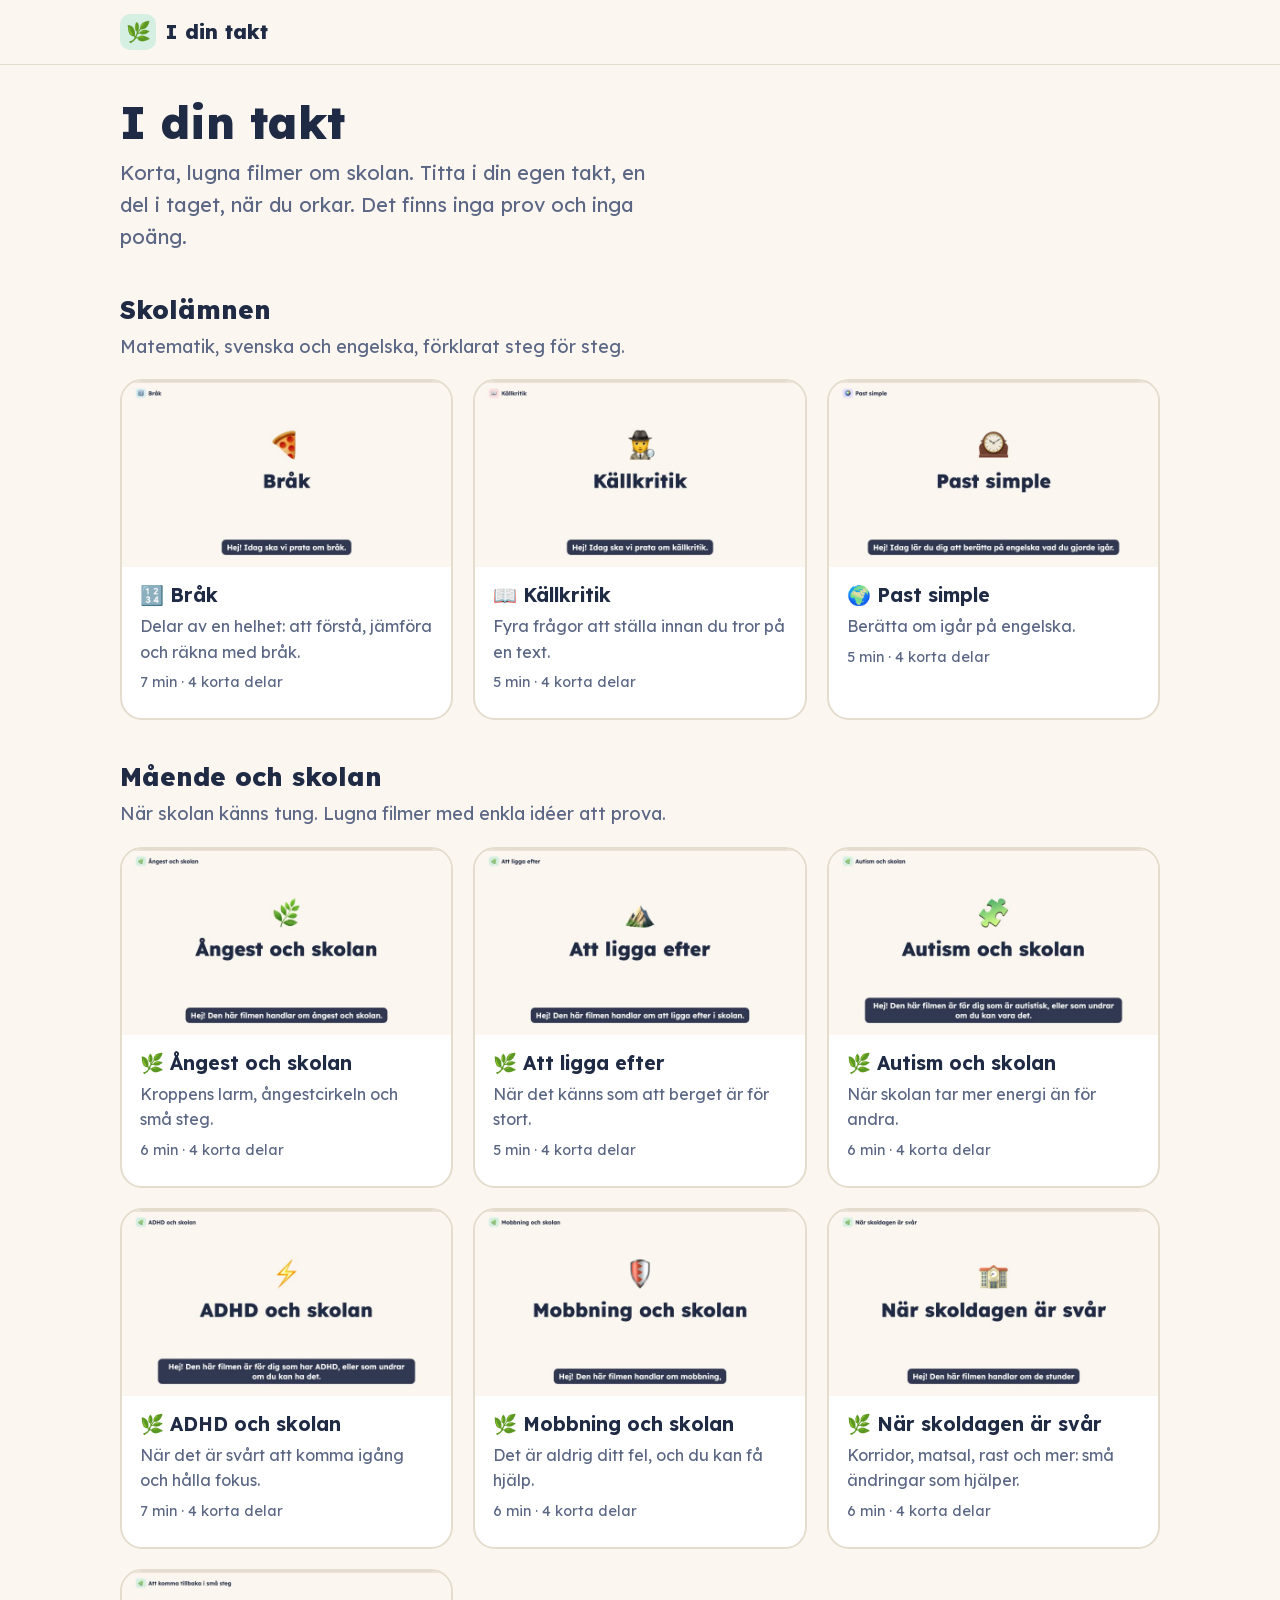
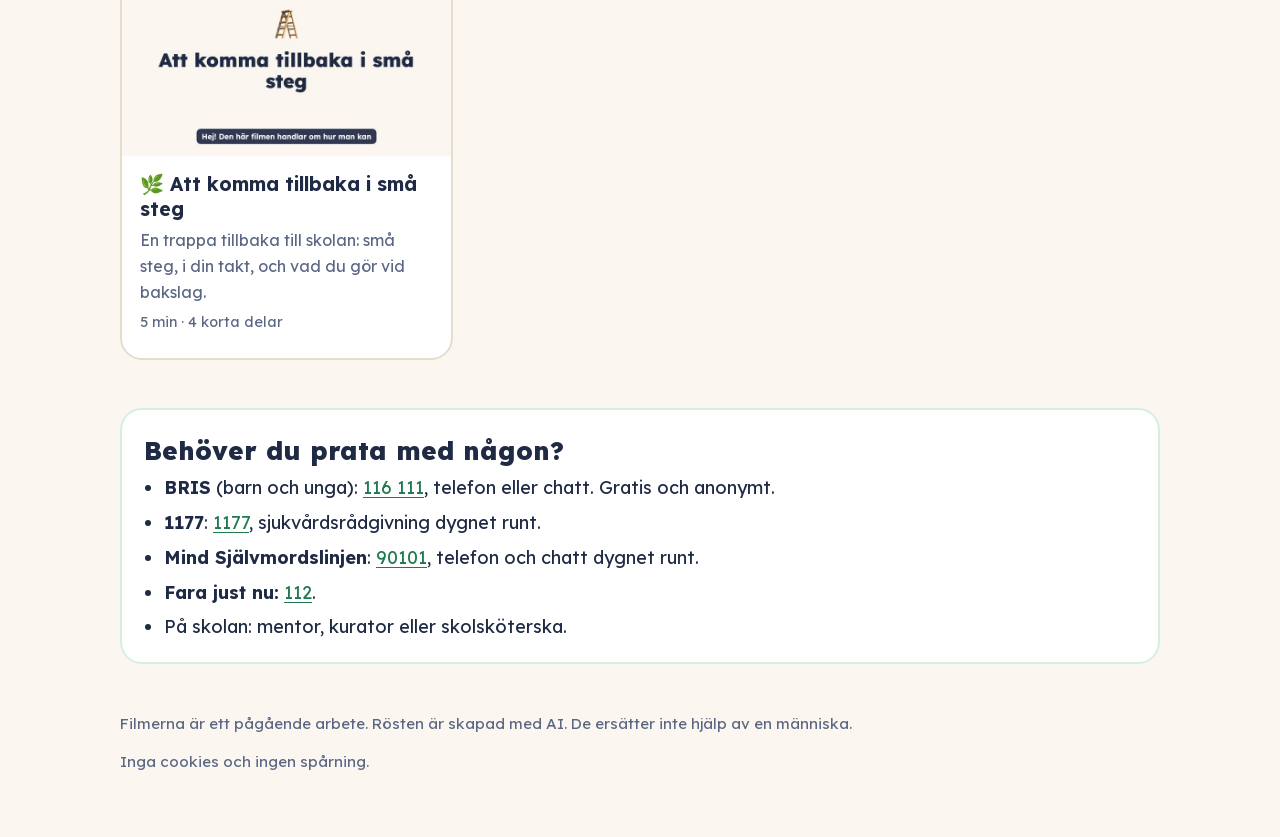
<file: index.html>
<!doctype html>
<html lang="sv">
<head>
<meta charset="utf-8">
<meta name="viewport" content="width=device-width, initial-scale=1">
<meta name="robots" content="noindex, nofollow">
<title>I din takt</title>
<meta name="description" content="Korta, lugna filmer om skolan. Titta i din egen takt, en del i taget.">
<meta name="theme-color" content="#FBF7F0">
<link rel="icon" href="data:image/svg+xml,%3Csvg xmlns=%27http://www.w3.org/2000/svg%27 viewBox=%270 0 100 100%27%3E%3Crect width=%27100%27 height=%27100%27 rx=%2722%27 fill=%27%23D5EFE2%27/%3E%3Ctext x=%2750%27 y=%2770%27 font-size=%2762%27 text-anchor=%27middle%27%3E%F0%9F%8C%BF%3C/text%3E%3C/svg%3E">
<meta property="og:type" content="website">
<meta property="og:locale" content="sv_SE">
<meta property="og:site_name" content="I din takt">
<meta property="og:title" content="I din takt">
<meta property="og:description" content="Korta, lugna filmer om skolan. Titta i din egen takt, en del i taget.">
<meta property="og:url" content="https://birgermoell.github.io/i-din-takt/">
<meta property="og:image" content="https://birgermoell.github.io/i-din-takt/assets/og/home.png">
<meta property="og:image:width" content="1200">
<meta property="og:image:height" content="630">
<meta property="og:image:alt" content="I din takt – I din takt">
<meta name="twitter:card" content="summary_large_image">
<meta name="twitter:title" content="I din takt">
<meta name="twitter:description" content="Korta, lugna filmer om skolan. Titta i din egen takt, en del i taget.">
<meta name="twitter:image" content="https://birgermoell.github.io/i-din-takt/assets/og/home.png">
<link rel="preload" href="assets/lexend-latin.woff2" as="font" type="font/woff2" crossorigin>
<link rel="stylesheet" href="assets/style.css">
</head>
<body>
<a class="skip" href="#main">Hoppa till innehållet</a>
<header class="top"><div class="wrap"><a class="brand" href="index.html"><span class="logo" aria-hidden="true">🌿</span> I din takt</a></div></header>
<main id="main" class="wrap">
<h1>I din takt</h1>
<p class="lead">Korta, lugna filmer om skolan. Titta i din egen takt, en del i taget, när du orkar. Det finns inga prov och inga poäng.</p>
<section class="group"><h2>Skolämnen</h2><p>Matematik, svenska och engelska, förklarat steg för steg.</p><div class="grid"><a class="card" href="lektion/matematik-brak.html">
<img src="videos/matematik-brak/matematik-brak-hela.jpg" alt="" loading="lazy" width="720" height="405">
<div class="card-body"><h3><span aria-hidden="true">🔢</span> Bråk</h3><p>Delar av en helhet: att förstå, jämföra och räkna med bråk.</p><p class="meta">7 min · 4 korta delar</p></div></a><a class="card" href="lektion/svenska-kallkritik.html">
<img src="videos/svenska-kallkritik/svenska-kallkritik-hela.jpg" alt="" loading="lazy" width="720" height="405">
<div class="card-body"><h3><span aria-hidden="true">📖</span> Källkritik</h3><p>Fyra frågor att ställa innan du tror på en text.</p><p class="meta">5 min · 4 korta delar</p></div></a><a class="card" href="lektion/engelska-past-simple.html">
<img src="videos/engelska-past-simple/engelska-past-simple-hela.jpg" alt="" loading="lazy" width="720" height="405">
<div class="card-body"><h3><span aria-hidden="true">🌍</span> Past simple</h3><p>Berätta om igår på engelska.</p><p class="meta">5 min · 4 korta delar</p></div></a></div></section><section class="group"><h2>Mående och skolan</h2><p>När skolan känns tung. Lugna filmer med enkla idéer att prova.</p><div class="grid"><a class="card" href="lektion/maende-angest.html">
<img src="videos/maende-angest/maende-angest-hela.jpg" alt="" loading="lazy" width="720" height="405">
<div class="card-body"><h3><span aria-hidden="true">🌿</span> Ångest och skolan</h3><p>Kroppens larm, ångestcirkeln och små steg.</p><p class="meta">6 min · 4 korta delar</p></div></a><a class="card" href="lektion/maende-ligga-efter.html">
<img src="videos/maende-ligga-efter/maende-ligga-efter-hela.jpg" alt="" loading="lazy" width="720" height="405">
<div class="card-body"><h3><span aria-hidden="true">🌿</span> Att ligga efter</h3><p>När det känns som att berget är för stort.</p><p class="meta">5 min · 4 korta delar</p></div></a><a class="card" href="lektion/maende-autism.html">
<img src="videos/maende-autism/maende-autism-hela.jpg" alt="" loading="lazy" width="720" height="405">
<div class="card-body"><h3><span aria-hidden="true">🌿</span> Autism och skolan</h3><p>När skolan tar mer energi än för andra.</p><p class="meta">6 min · 4 korta delar</p></div></a><a class="card" href="lektion/maende-adhd.html">
<img src="videos/maende-adhd/maende-adhd-hela.jpg" alt="" loading="lazy" width="720" height="405">
<div class="card-body"><h3><span aria-hidden="true">🌿</span> ADHD och skolan</h3><p>När det är svårt att komma igång och hålla fokus.</p><p class="meta">7 min · 4 korta delar</p></div></a><a class="card" href="lektion/maende-mobbning.html">
<img src="videos/maende-mobbning/maende-mobbning-hela.jpg" alt="" loading="lazy" width="720" height="405">
<div class="card-body"><h3><span aria-hidden="true">🌿</span> Mobbning och skolan</h3><p>Det är aldrig ditt fel, och du kan få hjälp.</p><p class="meta">6 min · 4 korta delar</p></div></a><a class="card" href="lektion/maende-skoldagen.html">
<img src="videos/maende-skoldagen/maende-skoldagen-hela.jpg" alt="" loading="lazy" width="720" height="405">
<div class="card-body"><h3><span aria-hidden="true">🌿</span> När skoldagen är svår</h3><p>Korridor, matsal, rast och mer: små ändringar som hjälper.</p><p class="meta">6 min · 4 korta delar</p></div></a><a class="card" href="lektion/maende-tillbaka.html">
<img src="videos/maende-tillbaka/maende-tillbaka-hela.jpg" alt="" loading="lazy" width="720" height="405">
<div class="card-body"><h3><span aria-hidden="true">🌿</span> Att komma tillbaka i små steg</h3><p>En trappa tillbaka till skolan: små steg, i din takt, och vad du gör vid bakslag.</p><p class="meta">5 min · 4 korta delar</p></div></a></div></section>
<section class="help" aria-labelledby="hjalp">
<h2 id="hjalp">Behöver du prata med någon?</h2>
<ul>
<li><strong>BRIS</strong> (barn och unga): <a href="tel:116111">116 111</a>, telefon eller chatt. Gratis och anonymt.</li>
<li><strong>1177</strong>: <a href="tel:1177">1177</a>, sjukvårdsrådgivning dygnet runt.</li>
<li><strong>Mind Självmordslinjen</strong>: <a href="tel:90101">90101</a>, telefon och chatt dygnet runt.</li>
<li><strong>Fara just nu:</strong> <a href="tel:112">112</a>.</li>
<li>På skolan: mentor, kurator eller skolsköterska.</li>
</ul>
</section>
</main>
<footer class="wrap foot">
<p>Filmerna är ett pågående arbete. Rösten är skapad med AI. De ersätter inte hjälp av en människa.</p>
<p>Inga cookies och ingen spårning.</p>
</footer>
<script>// På smala, stående skärmar visas de korta delarna i stående format.
(function () {
  try {
    var narrow = window.matchMedia("(max-width: 700px) and (orientation: portrait)").matches;
    if (!narrow) return;
    document.querySelectorAll("video[data-port]").forEach(function (v) {
      v.src = v.getAttribute("data-port");
      v.poster = v.getAttribute("data-poster-port");
      v.classList.add("port");
    });
  } catch (e) {}
})();
</script>
</body>
</html>
</file>
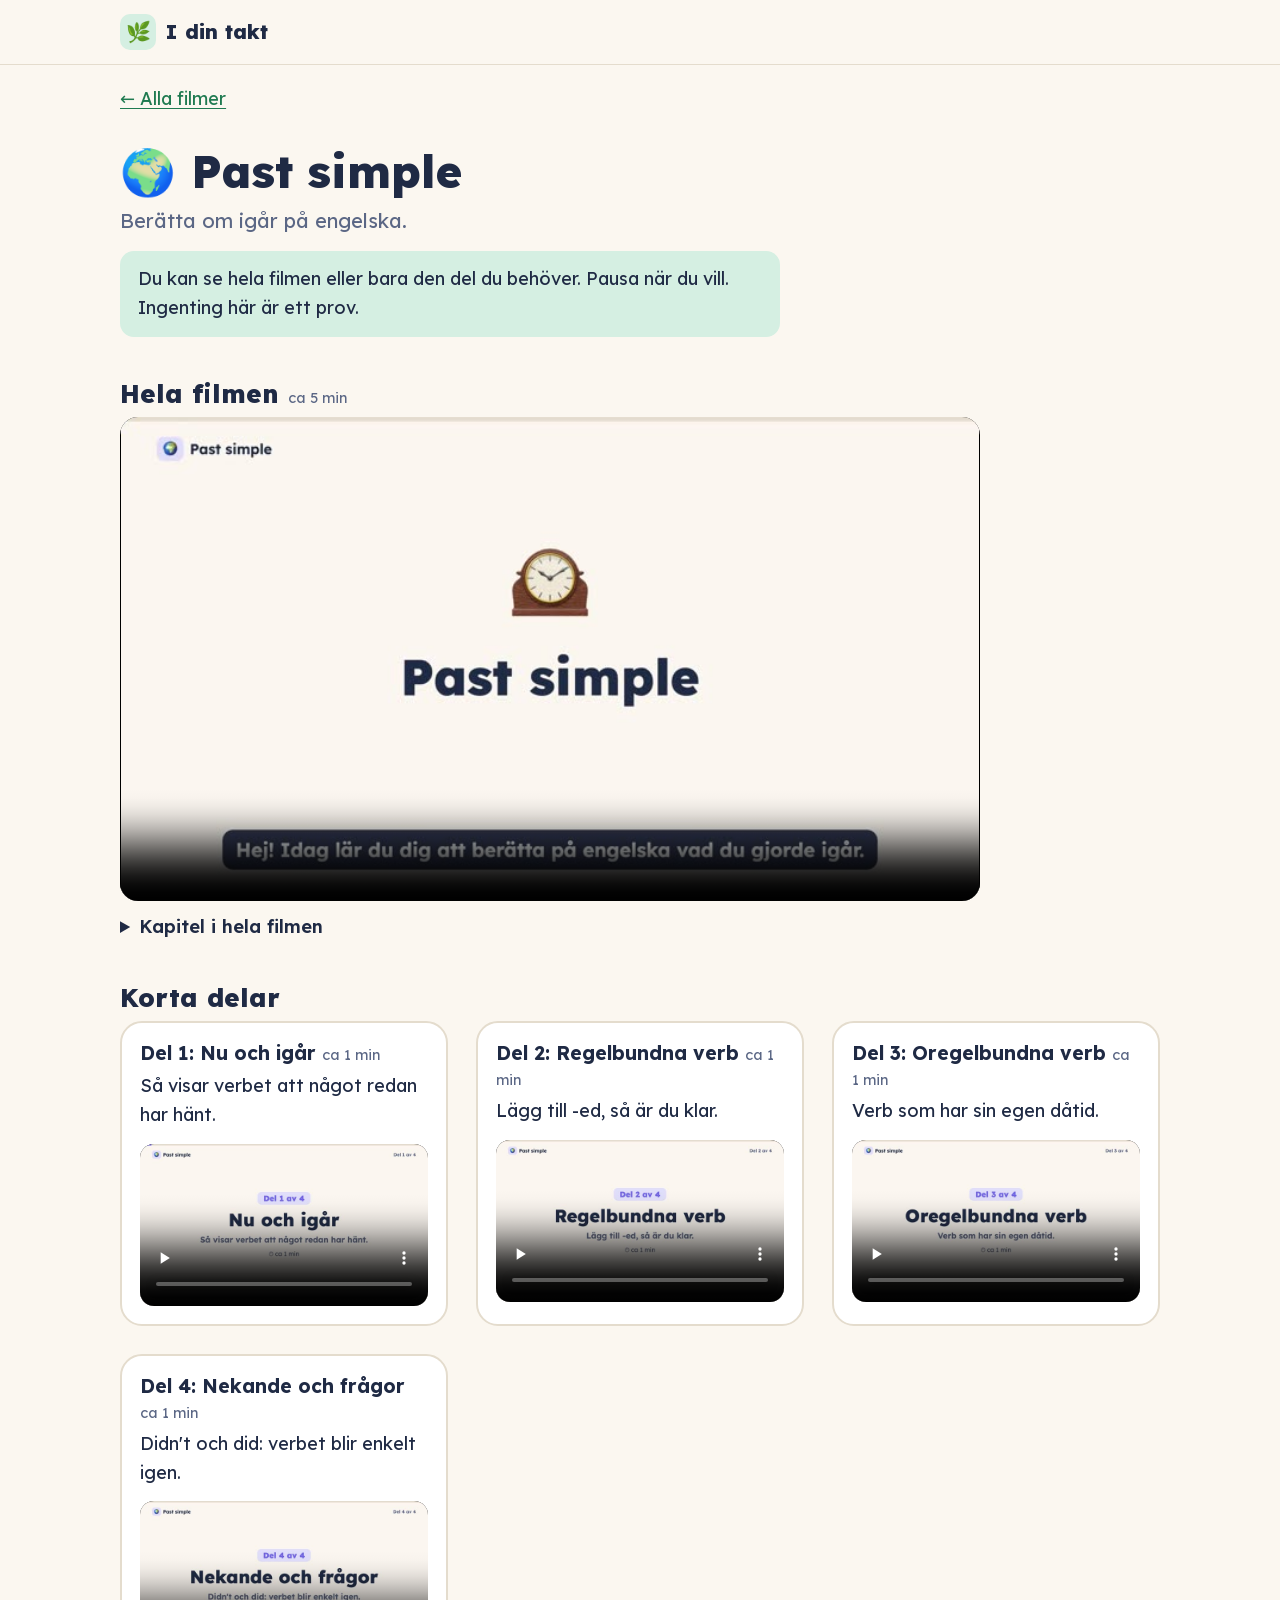
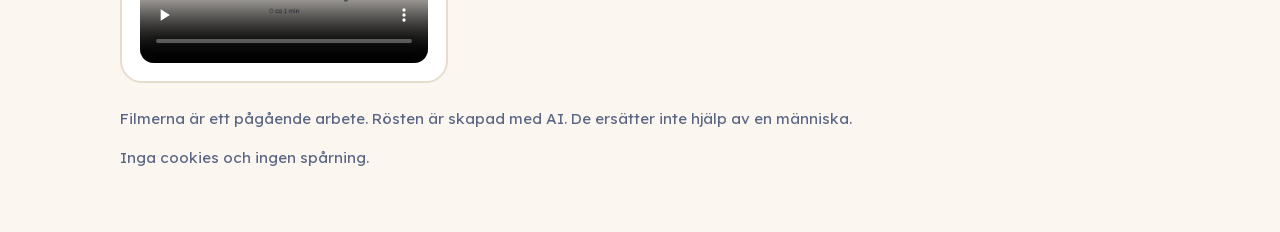
<file: lektion/engelska-past-simple.html>
<!doctype html>
<html lang="sv">
<head>
<meta charset="utf-8">
<meta name="viewport" content="width=device-width, initial-scale=1">
<meta name="robots" content="noindex, nofollow">
<title>Past simple – I din takt</title>
<meta name="description" content="Berätta om igår på engelska.">
<meta name="theme-color" content="#FBF7F0">
<link rel="icon" href="data:image/svg+xml,%3Csvg xmlns=%27http://www.w3.org/2000/svg%27 viewBox=%270 0 100 100%27%3E%3Crect width=%27100%27 height=%27100%27 rx=%2722%27 fill=%27%23D5EFE2%27/%3E%3Ctext x=%2750%27 y=%2770%27 font-size=%2762%27 text-anchor=%27middle%27%3E%F0%9F%8C%BF%3C/text%3E%3C/svg%3E">
<meta property="og:type" content="website">
<meta property="og:locale" content="sv_SE">
<meta property="og:site_name" content="I din takt">
<meta property="og:title" content="Past simple – I din takt">
<meta property="og:description" content="Berätta om igår på engelska.">
<meta property="og:url" content="https://birgermoell.github.io/i-din-takt/lektion/engelska-past-simple.html">
<meta property="og:image" content="https://birgermoell.github.io/i-din-takt/assets/og/engelska-past-simple.png">
<meta property="og:image:width" content="1200">
<meta property="og:image:height" content="630">
<meta property="og:image:alt" content="Past simple – I din takt – I din takt">
<meta name="twitter:card" content="summary_large_image">
<meta name="twitter:title" content="Past simple – I din takt">
<meta name="twitter:description" content="Berätta om igår på engelska.">
<meta name="twitter:image" content="https://birgermoell.github.io/i-din-takt/assets/og/engelska-past-simple.png">
<link rel="preload" href="../assets/lexend-latin.woff2" as="font" type="font/woff2" crossorigin>
<link rel="stylesheet" href="../assets/style.css">
</head>
<body>
<a class="skip" href="#main">Hoppa till innehållet</a>
<header class="top"><div class="wrap"><a class="brand" href="../index.html"><span class="logo" aria-hidden="true">🌿</span> I din takt</a></div></header>
<main id="main" class="wrap">
<p class="crumb"><a href="../index.html">← Alla filmer</a></p>
<h1>🌍 Past simple</h1>
<p class="lead">Berätta om igår på engelska.</p>
<p class="note">Du kan se hela filmen eller bara den del du behöver. Pausa när du vill. Ingenting här är ett prov.</p>
<section aria-labelledby="hela"><h2 id="hela">Hela filmen <span class="meta">ca 5 min</span></h2>
<video controls preload="none" playsinline poster="../videos/engelska-past-simple/engelska-past-simple-hela.jpg" src="../videos/engelska-past-simple/engelska-past-simple-hela-16x9.mp4">
<track kind="subtitles" srclang="sv" label="Svenska" src="../videos/engelska-past-simple/engelska-past-simple-hela.vtt">
</video><details class="chap"><summary>Kapitel i hela filmen</summary><ul><li>0:00 Introduktion</li><li>0:16 Nu och igår</li><li>0:54 Regelbundna verb</li><li>2:09 Oregelbundna verb</li><li>3:30 Nekande och frågor</li><li>4:53 Sammanfattning</li></ul></details></section>
<section aria-labelledby="delar"><h2 id="delar">Korta delar</h2>
<div class="parts"><article class="part">
<h3>Del 1: Nu och igår <span class="meta">ca 1 min</span></h3>
<p>Så visar verbet att något redan har hänt.</p>
<video controls preload="none" playsinline
 data-land="../videos/engelska-past-simple/engelska-past-simple-s1-16x9.mp4" data-port="../videos/engelska-past-simple/engelska-past-simple-s1-9x16.mp4"
 data-poster-land="../videos/engelska-past-simple/engelska-past-simple-s1-16x9.jpg" data-poster-port="../videos/engelska-past-simple/engelska-past-simple-s1-9x16.jpg"
 poster="../videos/engelska-past-simple/engelska-past-simple-s1-16x9.jpg" src="../videos/engelska-past-simple/engelska-past-simple-s1-16x9.mp4">
<track kind="subtitles" srclang="sv" label="Svenska" src="../videos/engelska-past-simple/engelska-past-simple-s1.vtt">
</video>
</article><article class="part">
<h3>Del 2: Regelbundna verb <span class="meta">ca 1 min</span></h3>
<p>Lägg till -ed, så är du klar.</p>
<video controls preload="none" playsinline
 data-land="../videos/engelska-past-simple/engelska-past-simple-s2-16x9.mp4" data-port="../videos/engelska-past-simple/engelska-past-simple-s2-9x16.mp4"
 data-poster-land="../videos/engelska-past-simple/engelska-past-simple-s2-16x9.jpg" data-poster-port="../videos/engelska-past-simple/engelska-past-simple-s2-9x16.jpg"
 poster="../videos/engelska-past-simple/engelska-past-simple-s2-16x9.jpg" src="../videos/engelska-past-simple/engelska-past-simple-s2-16x9.mp4">
<track kind="subtitles" srclang="sv" label="Svenska" src="../videos/engelska-past-simple/engelska-past-simple-s2.vtt">
</video>
</article><article class="part">
<h3>Del 3: Oregelbundna verb <span class="meta">ca 1 min</span></h3>
<p>Verb som har sin egen dåtid.</p>
<video controls preload="none" playsinline
 data-land="../videos/engelska-past-simple/engelska-past-simple-s3-16x9.mp4" data-port="../videos/engelska-past-simple/engelska-past-simple-s3-9x16.mp4"
 data-poster-land="../videos/engelska-past-simple/engelska-past-simple-s3-16x9.jpg" data-poster-port="../videos/engelska-past-simple/engelska-past-simple-s3-9x16.jpg"
 poster="../videos/engelska-past-simple/engelska-past-simple-s3-16x9.jpg" src="../videos/engelska-past-simple/engelska-past-simple-s3-16x9.mp4">
<track kind="subtitles" srclang="sv" label="Svenska" src="../videos/engelska-past-simple/engelska-past-simple-s3.vtt">
</video>
</article><article class="part">
<h3>Del 4: Nekande och frågor <span class="meta">ca 1 min</span></h3>
<p>Didn&#x27;t och did: verbet blir enkelt igen.</p>
<video controls preload="none" playsinline
 data-land="../videos/engelska-past-simple/engelska-past-simple-s4-16x9.mp4" data-port="../videos/engelska-past-simple/engelska-past-simple-s4-9x16.mp4"
 data-poster-land="../videos/engelska-past-simple/engelska-past-simple-s4-16x9.jpg" data-poster-port="../videos/engelska-past-simple/engelska-past-simple-s4-9x16.jpg"
 poster="../videos/engelska-past-simple/engelska-past-simple-s4-16x9.jpg" src="../videos/engelska-past-simple/engelska-past-simple-s4-16x9.mp4">
<track kind="subtitles" srclang="sv" label="Svenska" src="../videos/engelska-past-simple/engelska-past-simple-s4.vtt">
</video>
</article></div></section>

</main>
<footer class="wrap foot">
<p>Filmerna är ett pågående arbete. Rösten är skapad med AI. De ersätter inte hjälp av en människa.</p>
<p>Inga cookies och ingen spårning.</p>
</footer>
<script>// På smala, stående skärmar visas de korta delarna i stående format.
(function () {
  try {
    var narrow = window.matchMedia("(max-width: 700px) and (orientation: portrait)").matches;
    if (!narrow) return;
    document.querySelectorAll("video[data-port]").forEach(function (v) {
      v.src = v.getAttribute("data-port");
      v.poster = v.getAttribute("data-poster-port");
      v.classList.add("port");
    });
  } catch (e) {}
})();
</script>
</body>
</html>
</file>
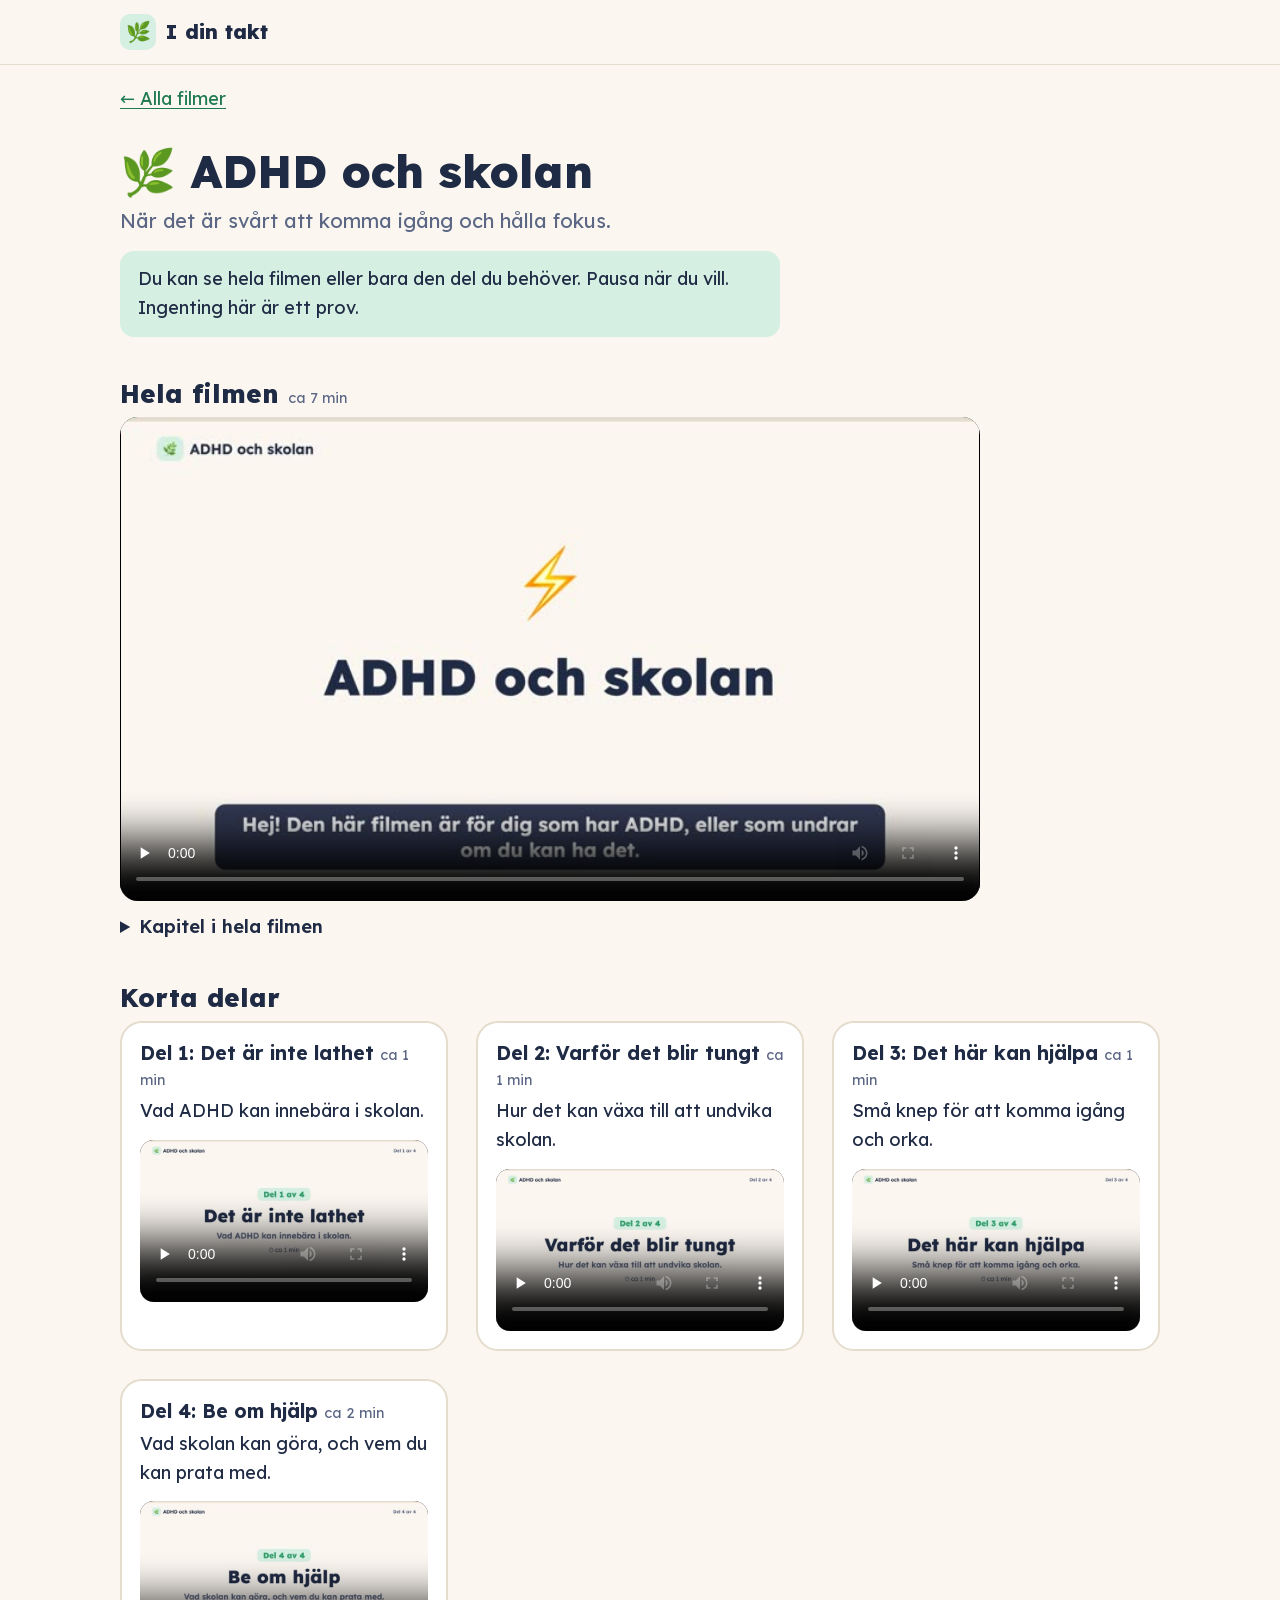
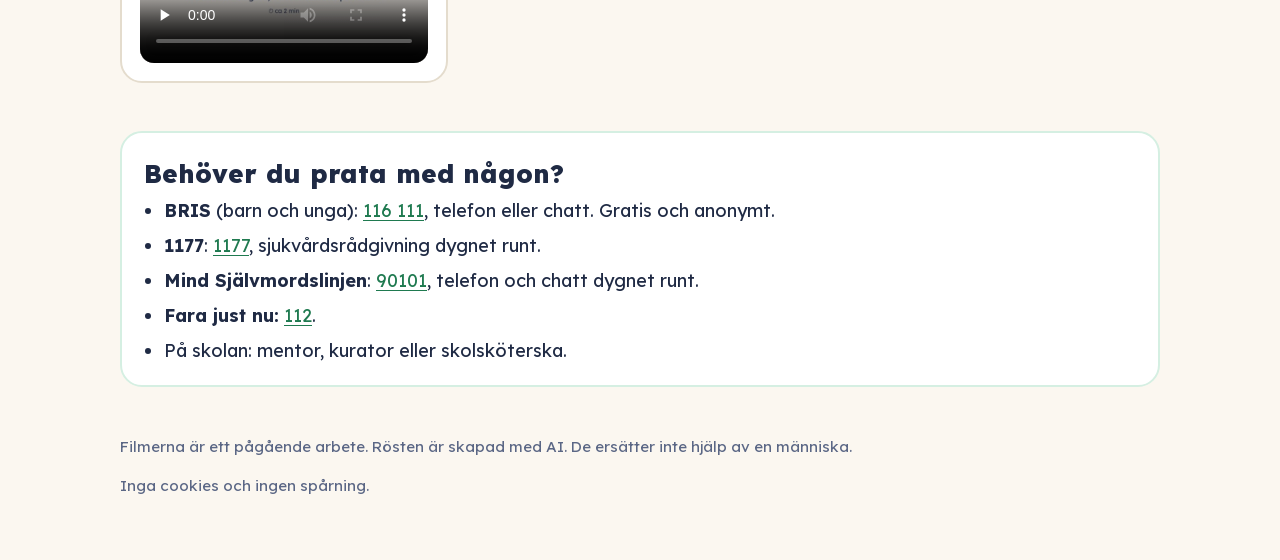
<file: lektion/maende-adhd.html>
<!doctype html>
<html lang="sv">
<head>
<meta charset="utf-8">
<meta name="viewport" content="width=device-width, initial-scale=1">
<meta name="robots" content="noindex, nofollow">
<title>ADHD och skolan – I din takt</title>
<meta name="description" content="När det är svårt att komma igång och hålla fokus.">
<meta name="theme-color" content="#FBF7F0">
<link rel="icon" href="data:image/svg+xml,%3Csvg xmlns=%27http://www.w3.org/2000/svg%27 viewBox=%270 0 100 100%27%3E%3Crect width=%27100%27 height=%27100%27 rx=%2722%27 fill=%27%23D5EFE2%27/%3E%3Ctext x=%2750%27 y=%2770%27 font-size=%2762%27 text-anchor=%27middle%27%3E%F0%9F%8C%BF%3C/text%3E%3C/svg%3E">
<meta property="og:type" content="website">
<meta property="og:locale" content="sv_SE">
<meta property="og:site_name" content="I din takt">
<meta property="og:title" content="ADHD och skolan – I din takt">
<meta property="og:description" content="När det är svårt att komma igång och hålla fokus.">
<meta property="og:url" content="https://birgermoell.github.io/i-din-takt/lektion/maende-adhd.html">
<meta property="og:image" content="https://birgermoell.github.io/i-din-takt/assets/og/maende-adhd.png">
<meta property="og:image:width" content="1200">
<meta property="og:image:height" content="630">
<meta property="og:image:alt" content="ADHD och skolan – I din takt – I din takt">
<meta name="twitter:card" content="summary_large_image">
<meta name="twitter:title" content="ADHD och skolan – I din takt">
<meta name="twitter:description" content="När det är svårt att komma igång och hålla fokus.">
<meta name="twitter:image" content="https://birgermoell.github.io/i-din-takt/assets/og/maende-adhd.png">
<link rel="preload" href="../assets/lexend-latin.woff2" as="font" type="font/woff2" crossorigin>
<link rel="stylesheet" href="../assets/style.css">
</head>
<body>
<a class="skip" href="#main">Hoppa till innehållet</a>
<header class="top"><div class="wrap"><a class="brand" href="../index.html"><span class="logo" aria-hidden="true">🌿</span> I din takt</a></div></header>
<main id="main" class="wrap">
<p class="crumb"><a href="../index.html">← Alla filmer</a></p>
<h1>🌿 ADHD och skolan</h1>
<p class="lead">När det är svårt att komma igång och hålla fokus.</p>
<p class="note">Du kan se hela filmen eller bara den del du behöver. Pausa när du vill. Ingenting här är ett prov.</p>
<section aria-labelledby="hela"><h2 id="hela">Hela filmen <span class="meta">ca 7 min</span></h2>
<video controls preload="none" playsinline poster="../videos/maende-adhd/maende-adhd-hela.jpg" src="../videos/maende-adhd/maende-adhd-hela-16x9.mp4">
<track kind="subtitles" srclang="sv" label="Svenska" src="../videos/maende-adhd/maende-adhd-hela.vtt">
</video><details class="chap"><summary>Kapitel i hela filmen</summary><ul><li>0:00 Introduktion</li><li>0:55 Det är inte lathet</li><li>2:06 Varför det blir tungt</li><li>3:07 Det här kan hjälpa</li><li>4:22 Be om hjälp</li><li>6:09 Sammanfattning</li></ul></details></section>
<section aria-labelledby="delar"><h2 id="delar">Korta delar</h2>
<div class="parts"><article class="part">
<h3>Del 1: Det är inte lathet <span class="meta">ca 1 min</span></h3>
<p>Vad ADHD kan innebära i skolan.</p>
<video controls preload="none" playsinline
 data-land="../videos/maende-adhd/maende-adhd-s1-16x9.mp4" data-port="../videos/maende-adhd/maende-adhd-s1-9x16.mp4"
 data-poster-land="../videos/maende-adhd/maende-adhd-s1-16x9.jpg" data-poster-port="../videos/maende-adhd/maende-adhd-s1-9x16.jpg"
 poster="../videos/maende-adhd/maende-adhd-s1-16x9.jpg" src="../videos/maende-adhd/maende-adhd-s1-16x9.mp4">
<track kind="subtitles" srclang="sv" label="Svenska" src="../videos/maende-adhd/maende-adhd-s1.vtt">
</video>
</article><article class="part">
<h3>Del 2: Varför det blir tungt <span class="meta">ca 1 min</span></h3>
<p>Hur det kan växa till att undvika skolan.</p>
<video controls preload="none" playsinline
 data-land="../videos/maende-adhd/maende-adhd-s2-16x9.mp4" data-port="../videos/maende-adhd/maende-adhd-s2-9x16.mp4"
 data-poster-land="../videos/maende-adhd/maende-adhd-s2-16x9.jpg" data-poster-port="../videos/maende-adhd/maende-adhd-s2-9x16.jpg"
 poster="../videos/maende-adhd/maende-adhd-s2-16x9.jpg" src="../videos/maende-adhd/maende-adhd-s2-16x9.mp4">
<track kind="subtitles" srclang="sv" label="Svenska" src="../videos/maende-adhd/maende-adhd-s2.vtt">
</video>
</article><article class="part">
<h3>Del 3: Det här kan hjälpa <span class="meta">ca 1 min</span></h3>
<p>Små knep för att komma igång och orka.</p>
<video controls preload="none" playsinline
 data-land="../videos/maende-adhd/maende-adhd-s3-16x9.mp4" data-port="../videos/maende-adhd/maende-adhd-s3-9x16.mp4"
 data-poster-land="../videos/maende-adhd/maende-adhd-s3-16x9.jpg" data-poster-port="../videos/maende-adhd/maende-adhd-s3-9x16.jpg"
 poster="../videos/maende-adhd/maende-adhd-s3-16x9.jpg" src="../videos/maende-adhd/maende-adhd-s3-16x9.mp4">
<track kind="subtitles" srclang="sv" label="Svenska" src="../videos/maende-adhd/maende-adhd-s3.vtt">
</video>
</article><article class="part">
<h3>Del 4: Be om hjälp <span class="meta">ca 2 min</span></h3>
<p>Vad skolan kan göra, och vem du kan prata med.</p>
<video controls preload="none" playsinline
 data-land="../videos/maende-adhd/maende-adhd-s4-16x9.mp4" data-port="../videos/maende-adhd/maende-adhd-s4-9x16.mp4"
 data-poster-land="../videos/maende-adhd/maende-adhd-s4-16x9.jpg" data-poster-port="../videos/maende-adhd/maende-adhd-s4-9x16.jpg"
 poster="../videos/maende-adhd/maende-adhd-s4-16x9.jpg" src="../videos/maende-adhd/maende-adhd-s4-16x9.mp4">
<track kind="subtitles" srclang="sv" label="Svenska" src="../videos/maende-adhd/maende-adhd-s4.vtt">
</video>
</article></div></section>
<section class="help" aria-labelledby="hjalp">
<h2 id="hjalp">Behöver du prata med någon?</h2>
<ul>
<li><strong>BRIS</strong> (barn och unga): <a href="tel:116111">116 111</a>, telefon eller chatt. Gratis och anonymt.</li>
<li><strong>1177</strong>: <a href="tel:1177">1177</a>, sjukvårdsrådgivning dygnet runt.</li>
<li><strong>Mind Självmordslinjen</strong>: <a href="tel:90101">90101</a>, telefon och chatt dygnet runt.</li>
<li><strong>Fara just nu:</strong> <a href="tel:112">112</a>.</li>
<li>På skolan: mentor, kurator eller skolsköterska.</li>
</ul>
</section>
</main>
<footer class="wrap foot">
<p>Filmerna är ett pågående arbete. Rösten är skapad med AI. De ersätter inte hjälp av en människa.</p>
<p>Inga cookies och ingen spårning.</p>
</footer>
<script>// På smala, stående skärmar visas de korta delarna i stående format.
(function () {
  try {
    var narrow = window.matchMedia("(max-width: 700px) and (orientation: portrait)").matches;
    if (!narrow) return;
    document.querySelectorAll("video[data-port]").forEach(function (v) {
      v.src = v.getAttribute("data-port");
      v.poster = v.getAttribute("data-poster-port");
      v.classList.add("port");
    });
  } catch (e) {}
})();
</script>
</body>
</html>
</file>
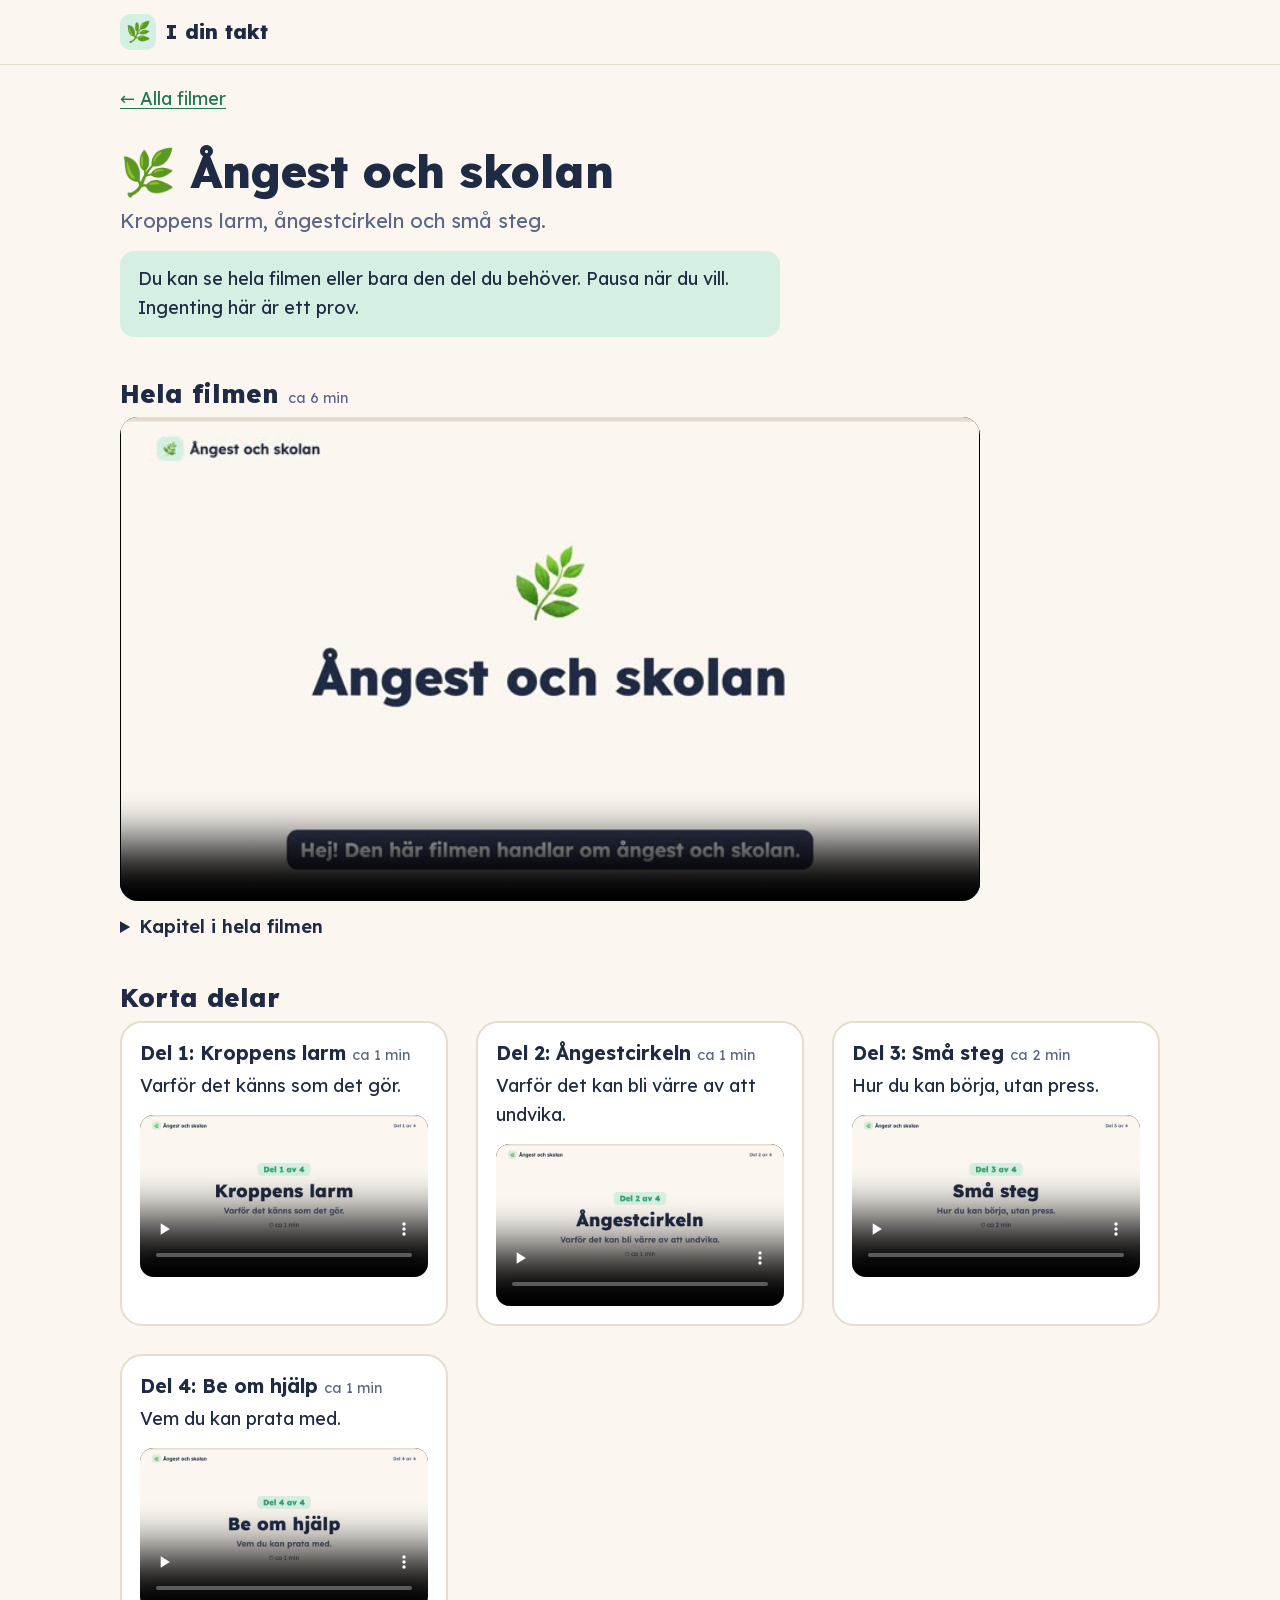
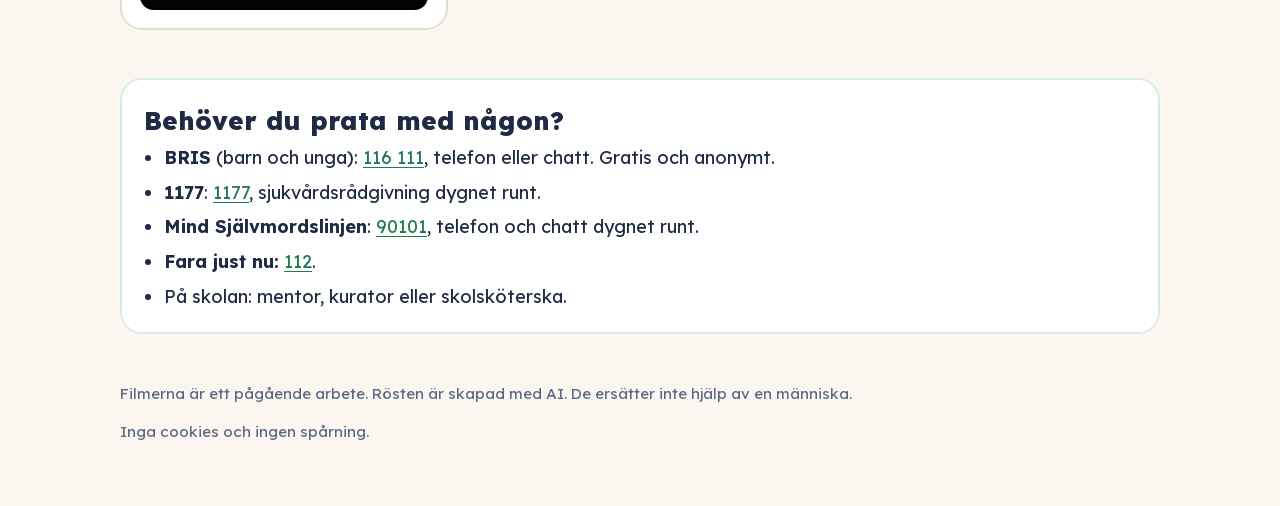
<file: lektion/maende-angest.html>
<!doctype html>
<html lang="sv">
<head>
<meta charset="utf-8">
<meta name="viewport" content="width=device-width, initial-scale=1">
<meta name="robots" content="noindex, nofollow">
<title>Ångest och skolan – I din takt</title>
<meta name="description" content="Kroppens larm, ångestcirkeln och små steg.">
<meta name="theme-color" content="#FBF7F0">
<link rel="icon" href="data:image/svg+xml,%3Csvg xmlns=%27http://www.w3.org/2000/svg%27 viewBox=%270 0 100 100%27%3E%3Crect width=%27100%27 height=%27100%27 rx=%2722%27 fill=%27%23D5EFE2%27/%3E%3Ctext x=%2750%27 y=%2770%27 font-size=%2762%27 text-anchor=%27middle%27%3E%F0%9F%8C%BF%3C/text%3E%3C/svg%3E">
<meta property="og:type" content="website">
<meta property="og:locale" content="sv_SE">
<meta property="og:site_name" content="I din takt">
<meta property="og:title" content="Ångest och skolan – I din takt">
<meta property="og:description" content="Kroppens larm, ångestcirkeln och små steg.">
<meta property="og:url" content="https://birgermoell.github.io/i-din-takt/lektion/maende-angest.html">
<meta property="og:image" content="https://birgermoell.github.io/i-din-takt/assets/og/maende-angest.png">
<meta property="og:image:width" content="1200">
<meta property="og:image:height" content="630">
<meta property="og:image:alt" content="Ångest och skolan – I din takt – I din takt">
<meta name="twitter:card" content="summary_large_image">
<meta name="twitter:title" content="Ångest och skolan – I din takt">
<meta name="twitter:description" content="Kroppens larm, ångestcirkeln och små steg.">
<meta name="twitter:image" content="https://birgermoell.github.io/i-din-takt/assets/og/maende-angest.png">
<link rel="preload" href="../assets/lexend-latin.woff2" as="font" type="font/woff2" crossorigin>
<link rel="stylesheet" href="../assets/style.css">
</head>
<body>
<a class="skip" href="#main">Hoppa till innehållet</a>
<header class="top"><div class="wrap"><a class="brand" href="../index.html"><span class="logo" aria-hidden="true">🌿</span> I din takt</a></div></header>
<main id="main" class="wrap">
<p class="crumb"><a href="../index.html">← Alla filmer</a></p>
<h1>🌿 Ångest och skolan</h1>
<p class="lead">Kroppens larm, ångestcirkeln och små steg.</p>
<p class="note">Du kan se hela filmen eller bara den del du behöver. Pausa när du vill. Ingenting här är ett prov.</p>
<section aria-labelledby="hela"><h2 id="hela">Hela filmen <span class="meta">ca 6 min</span></h2>
<video controls preload="none" playsinline poster="../videos/maende-angest/maende-angest-hela.jpg" src="../videos/maende-angest/maende-angest-hela-16x9.mp4">
<track kind="subtitles" srclang="sv" label="Svenska" src="../videos/maende-angest/maende-angest-hela.vtt">
</video><details class="chap"><summary>Kapitel i hela filmen</summary><ul><li>0:00 Introduktion</li><li>0:39 Kroppens larm</li><li>1:37 Ångestcirkeln</li><li>2:50 Små steg</li><li>4:26 Be om hjälp</li><li>5:42 Sammanfattning</li></ul></details></section>
<section aria-labelledby="delar"><h2 id="delar">Korta delar</h2>
<div class="parts"><article class="part">
<h3>Del 1: Kroppens larm <span class="meta">ca 1 min</span></h3>
<p>Varför det känns som det gör.</p>
<video controls preload="none" playsinline
 data-land="../videos/maende-angest/maende-angest-s1-16x9.mp4" data-port="../videos/maende-angest/maende-angest-s1-9x16.mp4"
 data-poster-land="../videos/maende-angest/maende-angest-s1-16x9.jpg" data-poster-port="../videos/maende-angest/maende-angest-s1-9x16.jpg"
 poster="../videos/maende-angest/maende-angest-s1-16x9.jpg" src="../videos/maende-angest/maende-angest-s1-16x9.mp4">
<track kind="subtitles" srclang="sv" label="Svenska" src="../videos/maende-angest/maende-angest-s1.vtt">
</video>
</article><article class="part">
<h3>Del 2: Ångestcirkeln <span class="meta">ca 1 min</span></h3>
<p>Varför det kan bli värre av att undvika.</p>
<video controls preload="none" playsinline
 data-land="../videos/maende-angest/maende-angest-s2-16x9.mp4" data-port="../videos/maende-angest/maende-angest-s2-9x16.mp4"
 data-poster-land="../videos/maende-angest/maende-angest-s2-16x9.jpg" data-poster-port="../videos/maende-angest/maende-angest-s2-9x16.jpg"
 poster="../videos/maende-angest/maende-angest-s2-16x9.jpg" src="../videos/maende-angest/maende-angest-s2-16x9.mp4">
<track kind="subtitles" srclang="sv" label="Svenska" src="../videos/maende-angest/maende-angest-s2.vtt">
</video>
</article><article class="part">
<h3>Del 3: Små steg <span class="meta">ca 2 min</span></h3>
<p>Hur du kan börja, utan press.</p>
<video controls preload="none" playsinline
 data-land="../videos/maende-angest/maende-angest-s3-16x9.mp4" data-port="../videos/maende-angest/maende-angest-s3-9x16.mp4"
 data-poster-land="../videos/maende-angest/maende-angest-s3-16x9.jpg" data-poster-port="../videos/maende-angest/maende-angest-s3-9x16.jpg"
 poster="../videos/maende-angest/maende-angest-s3-16x9.jpg" src="../videos/maende-angest/maende-angest-s3-16x9.mp4">
<track kind="subtitles" srclang="sv" label="Svenska" src="../videos/maende-angest/maende-angest-s3.vtt">
</video>
</article><article class="part">
<h3>Del 4: Be om hjälp <span class="meta">ca 1 min</span></h3>
<p>Vem du kan prata med.</p>
<video controls preload="none" playsinline
 data-land="../videos/maende-angest/maende-angest-s4-16x9.mp4" data-port="../videos/maende-angest/maende-angest-s4-9x16.mp4"
 data-poster-land="../videos/maende-angest/maende-angest-s4-16x9.jpg" data-poster-port="../videos/maende-angest/maende-angest-s4-9x16.jpg"
 poster="../videos/maende-angest/maende-angest-s4-16x9.jpg" src="../videos/maende-angest/maende-angest-s4-16x9.mp4">
<track kind="subtitles" srclang="sv" label="Svenska" src="../videos/maende-angest/maende-angest-s4.vtt">
</video>
</article></div></section>
<section class="help" aria-labelledby="hjalp">
<h2 id="hjalp">Behöver du prata med någon?</h2>
<ul>
<li><strong>BRIS</strong> (barn och unga): <a href="tel:116111">116 111</a>, telefon eller chatt. Gratis och anonymt.</li>
<li><strong>1177</strong>: <a href="tel:1177">1177</a>, sjukvårdsrådgivning dygnet runt.</li>
<li><strong>Mind Självmordslinjen</strong>: <a href="tel:90101">90101</a>, telefon och chatt dygnet runt.</li>
<li><strong>Fara just nu:</strong> <a href="tel:112">112</a>.</li>
<li>På skolan: mentor, kurator eller skolsköterska.</li>
</ul>
</section>
</main>
<footer class="wrap foot">
<p>Filmerna är ett pågående arbete. Rösten är skapad med AI. De ersätter inte hjälp av en människa.</p>
<p>Inga cookies och ingen spårning.</p>
</footer>
<script>// På smala, stående skärmar visas de korta delarna i stående format.
(function () {
  try {
    var narrow = window.matchMedia("(max-width: 700px) and (orientation: portrait)").matches;
    if (!narrow) return;
    document.querySelectorAll("video[data-port]").forEach(function (v) {
      v.src = v.getAttribute("data-port");
      v.poster = v.getAttribute("data-poster-port");
      v.classList.add("port");
    });
  } catch (e) {}
})();
</script>
</body>
</html>
</file>
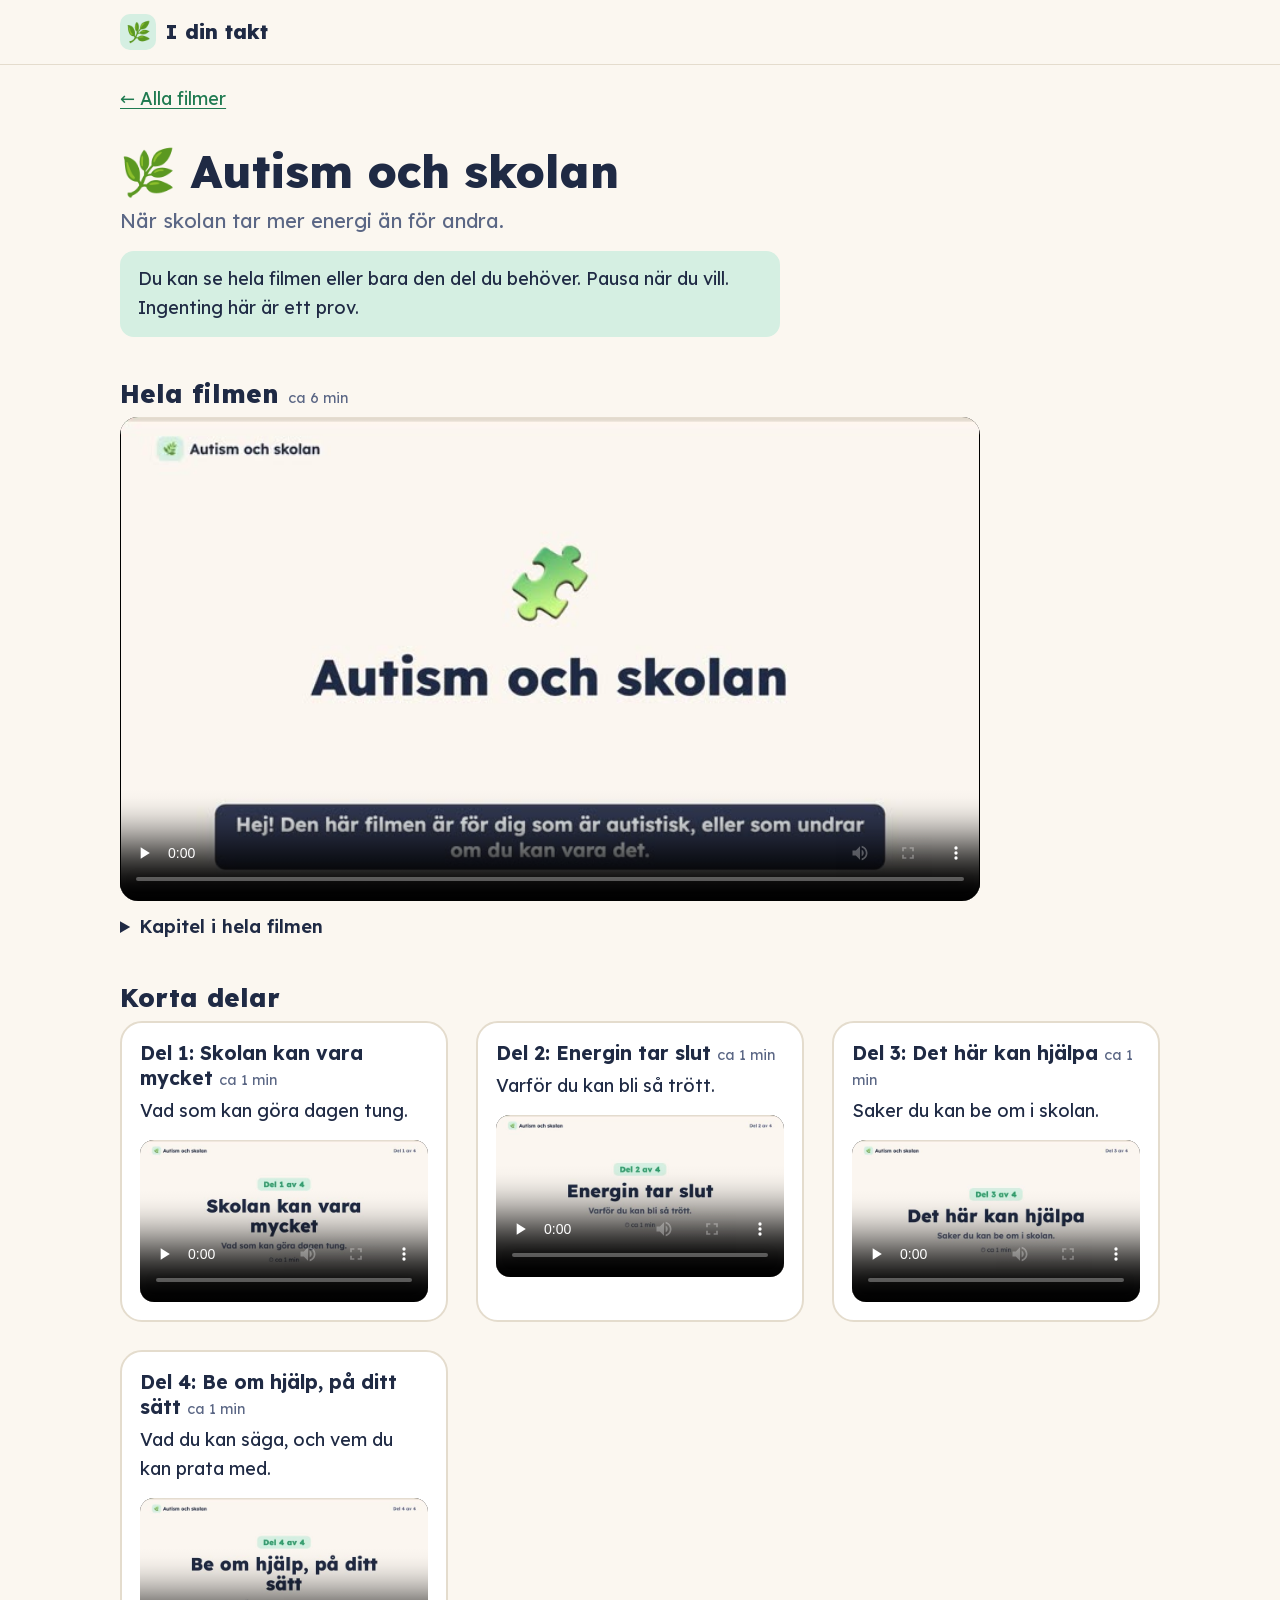
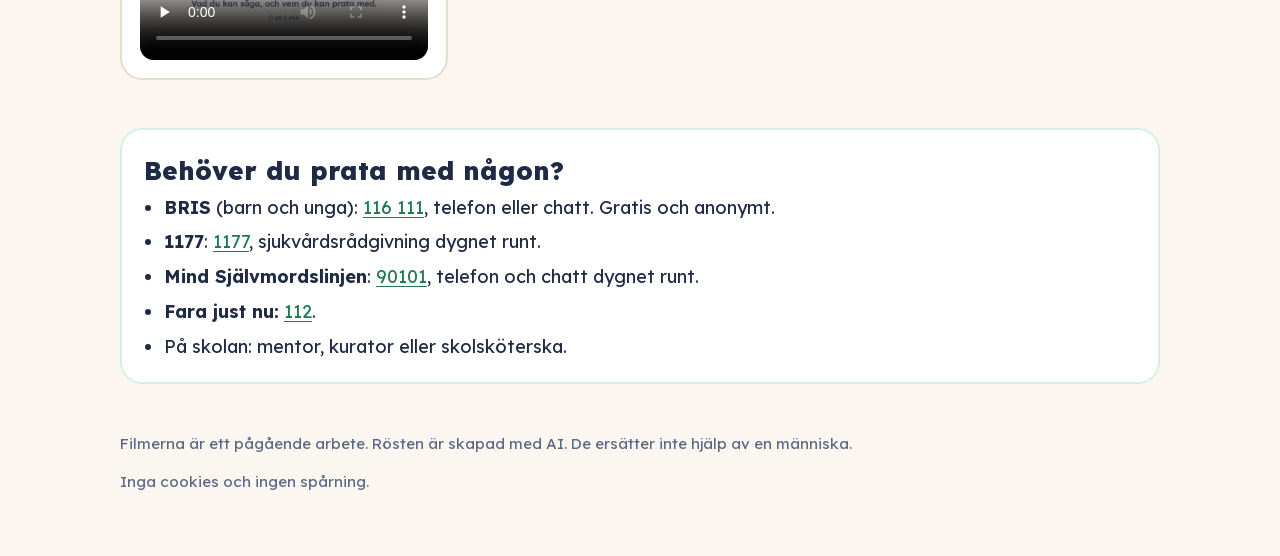
<file: lektion/maende-autism.html>
<!doctype html>
<html lang="sv">
<head>
<meta charset="utf-8">
<meta name="viewport" content="width=device-width, initial-scale=1">
<meta name="robots" content="noindex, nofollow">
<title>Autism och skolan – I din takt</title>
<meta name="description" content="När skolan tar mer energi än för andra.">
<meta name="theme-color" content="#FBF7F0">
<link rel="icon" href="data:image/svg+xml,%3Csvg xmlns=%27http://www.w3.org/2000/svg%27 viewBox=%270 0 100 100%27%3E%3Crect width=%27100%27 height=%27100%27 rx=%2722%27 fill=%27%23D5EFE2%27/%3E%3Ctext x=%2750%27 y=%2770%27 font-size=%2762%27 text-anchor=%27middle%27%3E%F0%9F%8C%BF%3C/text%3E%3C/svg%3E">
<meta property="og:type" content="website">
<meta property="og:locale" content="sv_SE">
<meta property="og:site_name" content="I din takt">
<meta property="og:title" content="Autism och skolan – I din takt">
<meta property="og:description" content="När skolan tar mer energi än för andra.">
<meta property="og:url" content="https://birgermoell.github.io/i-din-takt/lektion/maende-autism.html">
<meta property="og:image" content="https://birgermoell.github.io/i-din-takt/assets/og/maende-autism.png">
<meta property="og:image:width" content="1200">
<meta property="og:image:height" content="630">
<meta property="og:image:alt" content="Autism och skolan – I din takt – I din takt">
<meta name="twitter:card" content="summary_large_image">
<meta name="twitter:title" content="Autism och skolan – I din takt">
<meta name="twitter:description" content="När skolan tar mer energi än för andra.">
<meta name="twitter:image" content="https://birgermoell.github.io/i-din-takt/assets/og/maende-autism.png">
<link rel="preload" href="../assets/lexend-latin.woff2" as="font" type="font/woff2" crossorigin>
<link rel="stylesheet" href="../assets/style.css">
</head>
<body>
<a class="skip" href="#main">Hoppa till innehållet</a>
<header class="top"><div class="wrap"><a class="brand" href="../index.html"><span class="logo" aria-hidden="true">🌿</span> I din takt</a></div></header>
<main id="main" class="wrap">
<p class="crumb"><a href="../index.html">← Alla filmer</a></p>
<h1>🌿 Autism och skolan</h1>
<p class="lead">När skolan tar mer energi än för andra.</p>
<p class="note">Du kan se hela filmen eller bara den del du behöver. Pausa när du vill. Ingenting här är ett prov.</p>
<section aria-labelledby="hela"><h2 id="hela">Hela filmen <span class="meta">ca 6 min</span></h2>
<video controls preload="none" playsinline poster="../videos/maende-autism/maende-autism-hela.jpg" src="../videos/maende-autism/maende-autism-hela-16x9.mp4">
<track kind="subtitles" srclang="sv" label="Svenska" src="../videos/maende-autism/maende-autism-hela.vtt">
</video><details class="chap"><summary>Kapitel i hela filmen</summary><ul><li>0:00 Introduktion</li><li>0:51 Skolan kan vara mycket</li><li>2:07 Energin tar slut</li><li>3:17 Det här kan hjälpa</li><li>4:27 Be om hjälp, på ditt sätt</li><li>5:35 Sammanfattning</li></ul></details></section>
<section aria-labelledby="delar"><h2 id="delar">Korta delar</h2>
<div class="parts"><article class="part">
<h3>Del 1: Skolan kan vara mycket <span class="meta">ca 1 min</span></h3>
<p>Vad som kan göra dagen tung.</p>
<video controls preload="none" playsinline
 data-land="../videos/maende-autism/maende-autism-s1-16x9.mp4" data-port="../videos/maende-autism/maende-autism-s1-9x16.mp4"
 data-poster-land="../videos/maende-autism/maende-autism-s1-16x9.jpg" data-poster-port="../videos/maende-autism/maende-autism-s1-9x16.jpg"
 poster="../videos/maende-autism/maende-autism-s1-16x9.jpg" src="../videos/maende-autism/maende-autism-s1-16x9.mp4">
<track kind="subtitles" srclang="sv" label="Svenska" src="../videos/maende-autism/maende-autism-s1.vtt">
</video>
</article><article class="part">
<h3>Del 2: Energin tar slut <span class="meta">ca 1 min</span></h3>
<p>Varför du kan bli så trött.</p>
<video controls preload="none" playsinline
 data-land="../videos/maende-autism/maende-autism-s2-16x9.mp4" data-port="../videos/maende-autism/maende-autism-s2-9x16.mp4"
 data-poster-land="../videos/maende-autism/maende-autism-s2-16x9.jpg" data-poster-port="../videos/maende-autism/maende-autism-s2-9x16.jpg"
 poster="../videos/maende-autism/maende-autism-s2-16x9.jpg" src="../videos/maende-autism/maende-autism-s2-16x9.mp4">
<track kind="subtitles" srclang="sv" label="Svenska" src="../videos/maende-autism/maende-autism-s2.vtt">
</video>
</article><article class="part">
<h3>Del 3: Det här kan hjälpa <span class="meta">ca 1 min</span></h3>
<p>Saker du kan be om i skolan.</p>
<video controls preload="none" playsinline
 data-land="../videos/maende-autism/maende-autism-s3-16x9.mp4" data-port="../videos/maende-autism/maende-autism-s3-9x16.mp4"
 data-poster-land="../videos/maende-autism/maende-autism-s3-16x9.jpg" data-poster-port="../videos/maende-autism/maende-autism-s3-9x16.jpg"
 poster="../videos/maende-autism/maende-autism-s3-16x9.jpg" src="../videos/maende-autism/maende-autism-s3-16x9.mp4">
<track kind="subtitles" srclang="sv" label="Svenska" src="../videos/maende-autism/maende-autism-s3.vtt">
</video>
</article><article class="part">
<h3>Del 4: Be om hjälp, på ditt sätt <span class="meta">ca 1 min</span></h3>
<p>Vad du kan säga, och vem du kan prata med.</p>
<video controls preload="none" playsinline
 data-land="../videos/maende-autism/maende-autism-s4-16x9.mp4" data-port="../videos/maende-autism/maende-autism-s4-9x16.mp4"
 data-poster-land="../videos/maende-autism/maende-autism-s4-16x9.jpg" data-poster-port="../videos/maende-autism/maende-autism-s4-9x16.jpg"
 poster="../videos/maende-autism/maende-autism-s4-16x9.jpg" src="../videos/maende-autism/maende-autism-s4-16x9.mp4">
<track kind="subtitles" srclang="sv" label="Svenska" src="../videos/maende-autism/maende-autism-s4.vtt">
</video>
</article></div></section>
<section class="help" aria-labelledby="hjalp">
<h2 id="hjalp">Behöver du prata med någon?</h2>
<ul>
<li><strong>BRIS</strong> (barn och unga): <a href="tel:116111">116 111</a>, telefon eller chatt. Gratis och anonymt.</li>
<li><strong>1177</strong>: <a href="tel:1177">1177</a>, sjukvårdsrådgivning dygnet runt.</li>
<li><strong>Mind Självmordslinjen</strong>: <a href="tel:90101">90101</a>, telefon och chatt dygnet runt.</li>
<li><strong>Fara just nu:</strong> <a href="tel:112">112</a>.</li>
<li>På skolan: mentor, kurator eller skolsköterska.</li>
</ul>
</section>
</main>
<footer class="wrap foot">
<p>Filmerna är ett pågående arbete. Rösten är skapad med AI. De ersätter inte hjälp av en människa.</p>
<p>Inga cookies och ingen spårning.</p>
</footer>
<script>// På smala, stående skärmar visas de korta delarna i stående format.
(function () {
  try {
    var narrow = window.matchMedia("(max-width: 700px) and (orientation: portrait)").matches;
    if (!narrow) return;
    document.querySelectorAll("video[data-port]").forEach(function (v) {
      v.src = v.getAttribute("data-port");
      v.poster = v.getAttribute("data-poster-port");
      v.classList.add("port");
    });
  } catch (e) {}
})();
</script>
</body>
</html>
</file>
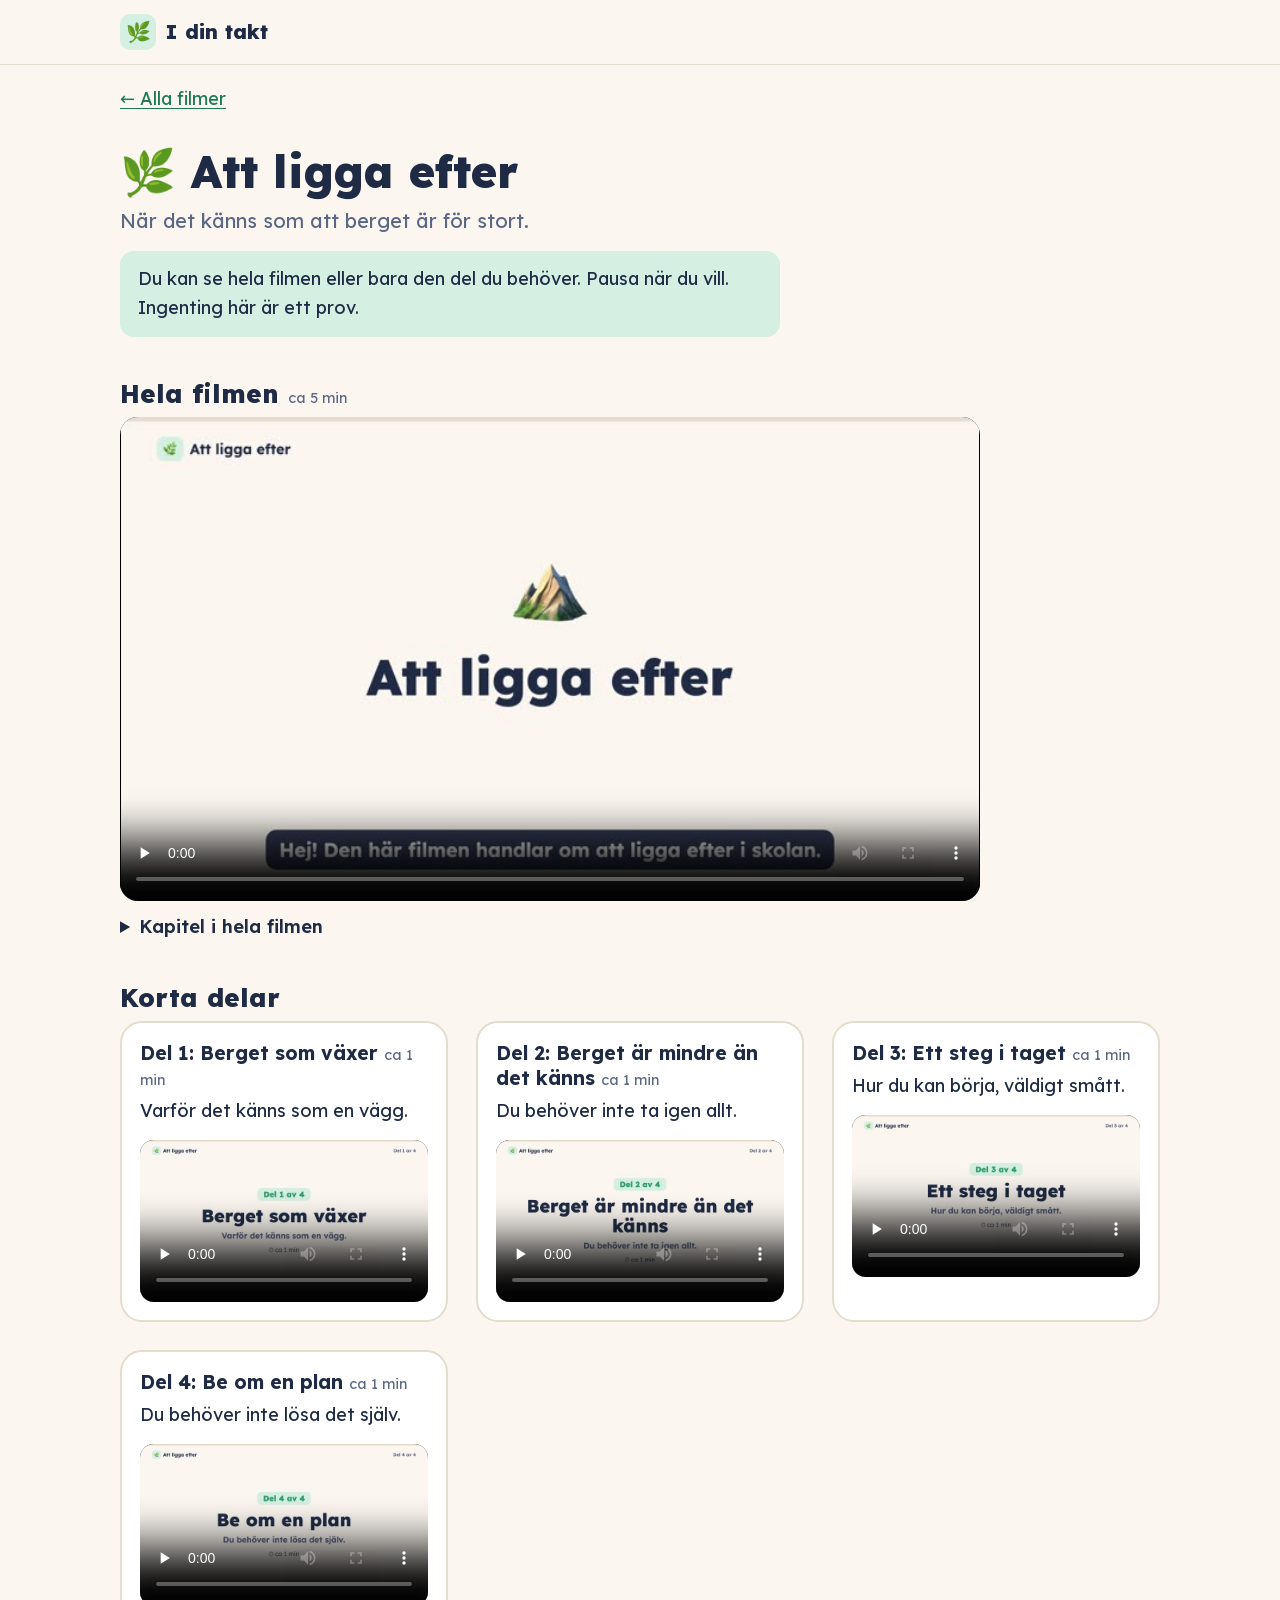
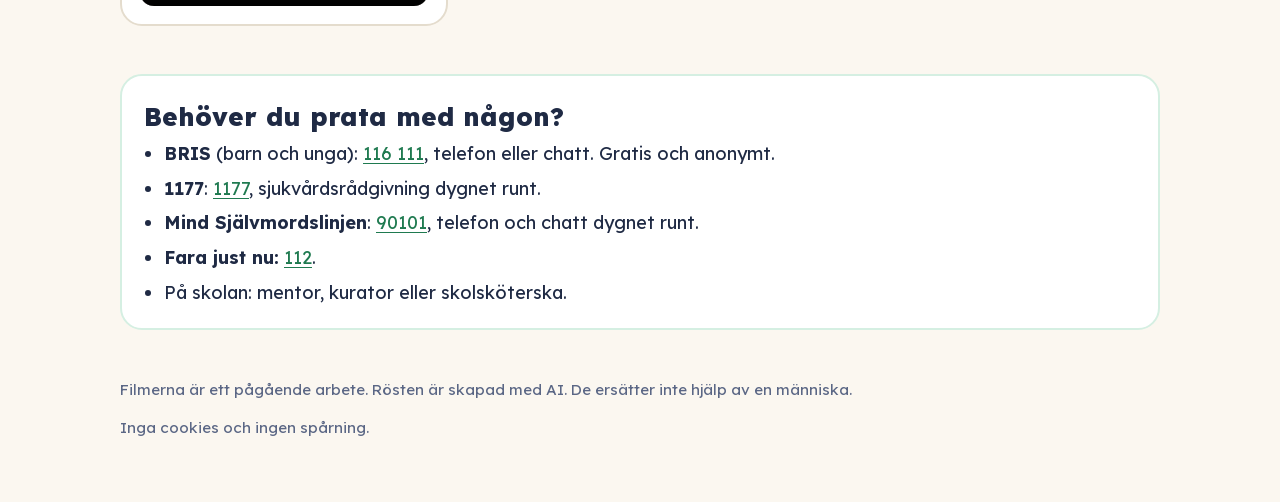
<file: lektion/maende-ligga-efter.html>
<!doctype html>
<html lang="sv">
<head>
<meta charset="utf-8">
<meta name="viewport" content="width=device-width, initial-scale=1">
<meta name="robots" content="noindex, nofollow">
<title>Att ligga efter – I din takt</title>
<meta name="description" content="När det känns som att berget är för stort.">
<meta name="theme-color" content="#FBF7F0">
<link rel="icon" href="data:image/svg+xml,%3Csvg xmlns=%27http://www.w3.org/2000/svg%27 viewBox=%270 0 100 100%27%3E%3Crect width=%27100%27 height=%27100%27 rx=%2722%27 fill=%27%23D5EFE2%27/%3E%3Ctext x=%2750%27 y=%2770%27 font-size=%2762%27 text-anchor=%27middle%27%3E%F0%9F%8C%BF%3C/text%3E%3C/svg%3E">
<meta property="og:type" content="website">
<meta property="og:locale" content="sv_SE">
<meta property="og:site_name" content="I din takt">
<meta property="og:title" content="Att ligga efter – I din takt">
<meta property="og:description" content="När det känns som att berget är för stort.">
<meta property="og:url" content="https://birgermoell.github.io/i-din-takt/lektion/maende-ligga-efter.html">
<meta property="og:image" content="https://birgermoell.github.io/i-din-takt/assets/og/maende-ligga-efter.png">
<meta property="og:image:width" content="1200">
<meta property="og:image:height" content="630">
<meta property="og:image:alt" content="Att ligga efter – I din takt – I din takt">
<meta name="twitter:card" content="summary_large_image">
<meta name="twitter:title" content="Att ligga efter – I din takt">
<meta name="twitter:description" content="När det känns som att berget är för stort.">
<meta name="twitter:image" content="https://birgermoell.github.io/i-din-takt/assets/og/maende-ligga-efter.png">
<link rel="preload" href="../assets/lexend-latin.woff2" as="font" type="font/woff2" crossorigin>
<link rel="stylesheet" href="../assets/style.css">
</head>
<body>
<a class="skip" href="#main">Hoppa till innehållet</a>
<header class="top"><div class="wrap"><a class="brand" href="../index.html"><span class="logo" aria-hidden="true">🌿</span> I din takt</a></div></header>
<main id="main" class="wrap">
<p class="crumb"><a href="../index.html">← Alla filmer</a></p>
<h1>🌿 Att ligga efter</h1>
<p class="lead">När det känns som att berget är för stort.</p>
<p class="note">Du kan se hela filmen eller bara den del du behöver. Pausa när du vill. Ingenting här är ett prov.</p>
<section aria-labelledby="hela"><h2 id="hela">Hela filmen <span class="meta">ca 5 min</span></h2>
<video controls preload="none" playsinline poster="../videos/maende-ligga-efter/maende-ligga-efter-hela.jpg" src="../videos/maende-ligga-efter/maende-ligga-efter-hela-16x9.mp4">
<track kind="subtitles" srclang="sv" label="Svenska" src="../videos/maende-ligga-efter/maende-ligga-efter-hela.vtt">
</video><details class="chap"><summary>Kapitel i hela filmen</summary><ul><li>0:00 Introduktion</li><li>0:28 Berget som växer</li><li>1:30 Berget är mindre än det känns</li><li>2:25 Ett steg i taget</li><li>3:46 Be om en plan</li><li>4:40 Sammanfattning</li></ul></details></section>
<section aria-labelledby="delar"><h2 id="delar">Korta delar</h2>
<div class="parts"><article class="part">
<h3>Del 1: Berget som växer <span class="meta">ca 1 min</span></h3>
<p>Varför det känns som en vägg.</p>
<video controls preload="none" playsinline
 data-land="../videos/maende-ligga-efter/maende-ligga-efter-s1-16x9.mp4" data-port="../videos/maende-ligga-efter/maende-ligga-efter-s1-9x16.mp4"
 data-poster-land="../videos/maende-ligga-efter/maende-ligga-efter-s1-16x9.jpg" data-poster-port="../videos/maende-ligga-efter/maende-ligga-efter-s1-9x16.jpg"
 poster="../videos/maende-ligga-efter/maende-ligga-efter-s1-16x9.jpg" src="../videos/maende-ligga-efter/maende-ligga-efter-s1-16x9.mp4">
<track kind="subtitles" srclang="sv" label="Svenska" src="../videos/maende-ligga-efter/maende-ligga-efter-s1.vtt">
</video>
</article><article class="part">
<h3>Del 2: Berget är mindre än det känns <span class="meta">ca 1 min</span></h3>
<p>Du behöver inte ta igen allt.</p>
<video controls preload="none" playsinline
 data-land="../videos/maende-ligga-efter/maende-ligga-efter-s2-16x9.mp4" data-port="../videos/maende-ligga-efter/maende-ligga-efter-s2-9x16.mp4"
 data-poster-land="../videos/maende-ligga-efter/maende-ligga-efter-s2-16x9.jpg" data-poster-port="../videos/maende-ligga-efter/maende-ligga-efter-s2-9x16.jpg"
 poster="../videos/maende-ligga-efter/maende-ligga-efter-s2-16x9.jpg" src="../videos/maende-ligga-efter/maende-ligga-efter-s2-16x9.mp4">
<track kind="subtitles" srclang="sv" label="Svenska" src="../videos/maende-ligga-efter/maende-ligga-efter-s2.vtt">
</video>
</article><article class="part">
<h3>Del 3: Ett steg i taget <span class="meta">ca 1 min</span></h3>
<p>Hur du kan börja, väldigt smått.</p>
<video controls preload="none" playsinline
 data-land="../videos/maende-ligga-efter/maende-ligga-efter-s3-16x9.mp4" data-port="../videos/maende-ligga-efter/maende-ligga-efter-s3-9x16.mp4"
 data-poster-land="../videos/maende-ligga-efter/maende-ligga-efter-s3-16x9.jpg" data-poster-port="../videos/maende-ligga-efter/maende-ligga-efter-s3-9x16.jpg"
 poster="../videos/maende-ligga-efter/maende-ligga-efter-s3-16x9.jpg" src="../videos/maende-ligga-efter/maende-ligga-efter-s3-16x9.mp4">
<track kind="subtitles" srclang="sv" label="Svenska" src="../videos/maende-ligga-efter/maende-ligga-efter-s3.vtt">
</video>
</article><article class="part">
<h3>Del 4: Be om en plan <span class="meta">ca 1 min</span></h3>
<p>Du behöver inte lösa det själv.</p>
<video controls preload="none" playsinline
 data-land="../videos/maende-ligga-efter/maende-ligga-efter-s4-16x9.mp4" data-port="../videos/maende-ligga-efter/maende-ligga-efter-s4-9x16.mp4"
 data-poster-land="../videos/maende-ligga-efter/maende-ligga-efter-s4-16x9.jpg" data-poster-port="../videos/maende-ligga-efter/maende-ligga-efter-s4-9x16.jpg"
 poster="../videos/maende-ligga-efter/maende-ligga-efter-s4-16x9.jpg" src="../videos/maende-ligga-efter/maende-ligga-efter-s4-16x9.mp4">
<track kind="subtitles" srclang="sv" label="Svenska" src="../videos/maende-ligga-efter/maende-ligga-efter-s4.vtt">
</video>
</article></div></section>
<section class="help" aria-labelledby="hjalp">
<h2 id="hjalp">Behöver du prata med någon?</h2>
<ul>
<li><strong>BRIS</strong> (barn och unga): <a href="tel:116111">116 111</a>, telefon eller chatt. Gratis och anonymt.</li>
<li><strong>1177</strong>: <a href="tel:1177">1177</a>, sjukvårdsrådgivning dygnet runt.</li>
<li><strong>Mind Självmordslinjen</strong>: <a href="tel:90101">90101</a>, telefon och chatt dygnet runt.</li>
<li><strong>Fara just nu:</strong> <a href="tel:112">112</a>.</li>
<li>På skolan: mentor, kurator eller skolsköterska.</li>
</ul>
</section>
</main>
<footer class="wrap foot">
<p>Filmerna är ett pågående arbete. Rösten är skapad med AI. De ersätter inte hjälp av en människa.</p>
<p>Inga cookies och ingen spårning.</p>
</footer>
<script>// På smala, stående skärmar visas de korta delarna i stående format.
(function () {
  try {
    var narrow = window.matchMedia("(max-width: 700px) and (orientation: portrait)").matches;
    if (!narrow) return;
    document.querySelectorAll("video[data-port]").forEach(function (v) {
      v.src = v.getAttribute("data-port");
      v.poster = v.getAttribute("data-poster-port");
      v.classList.add("port");
    });
  } catch (e) {}
})();
</script>
</body>
</html>
</file>
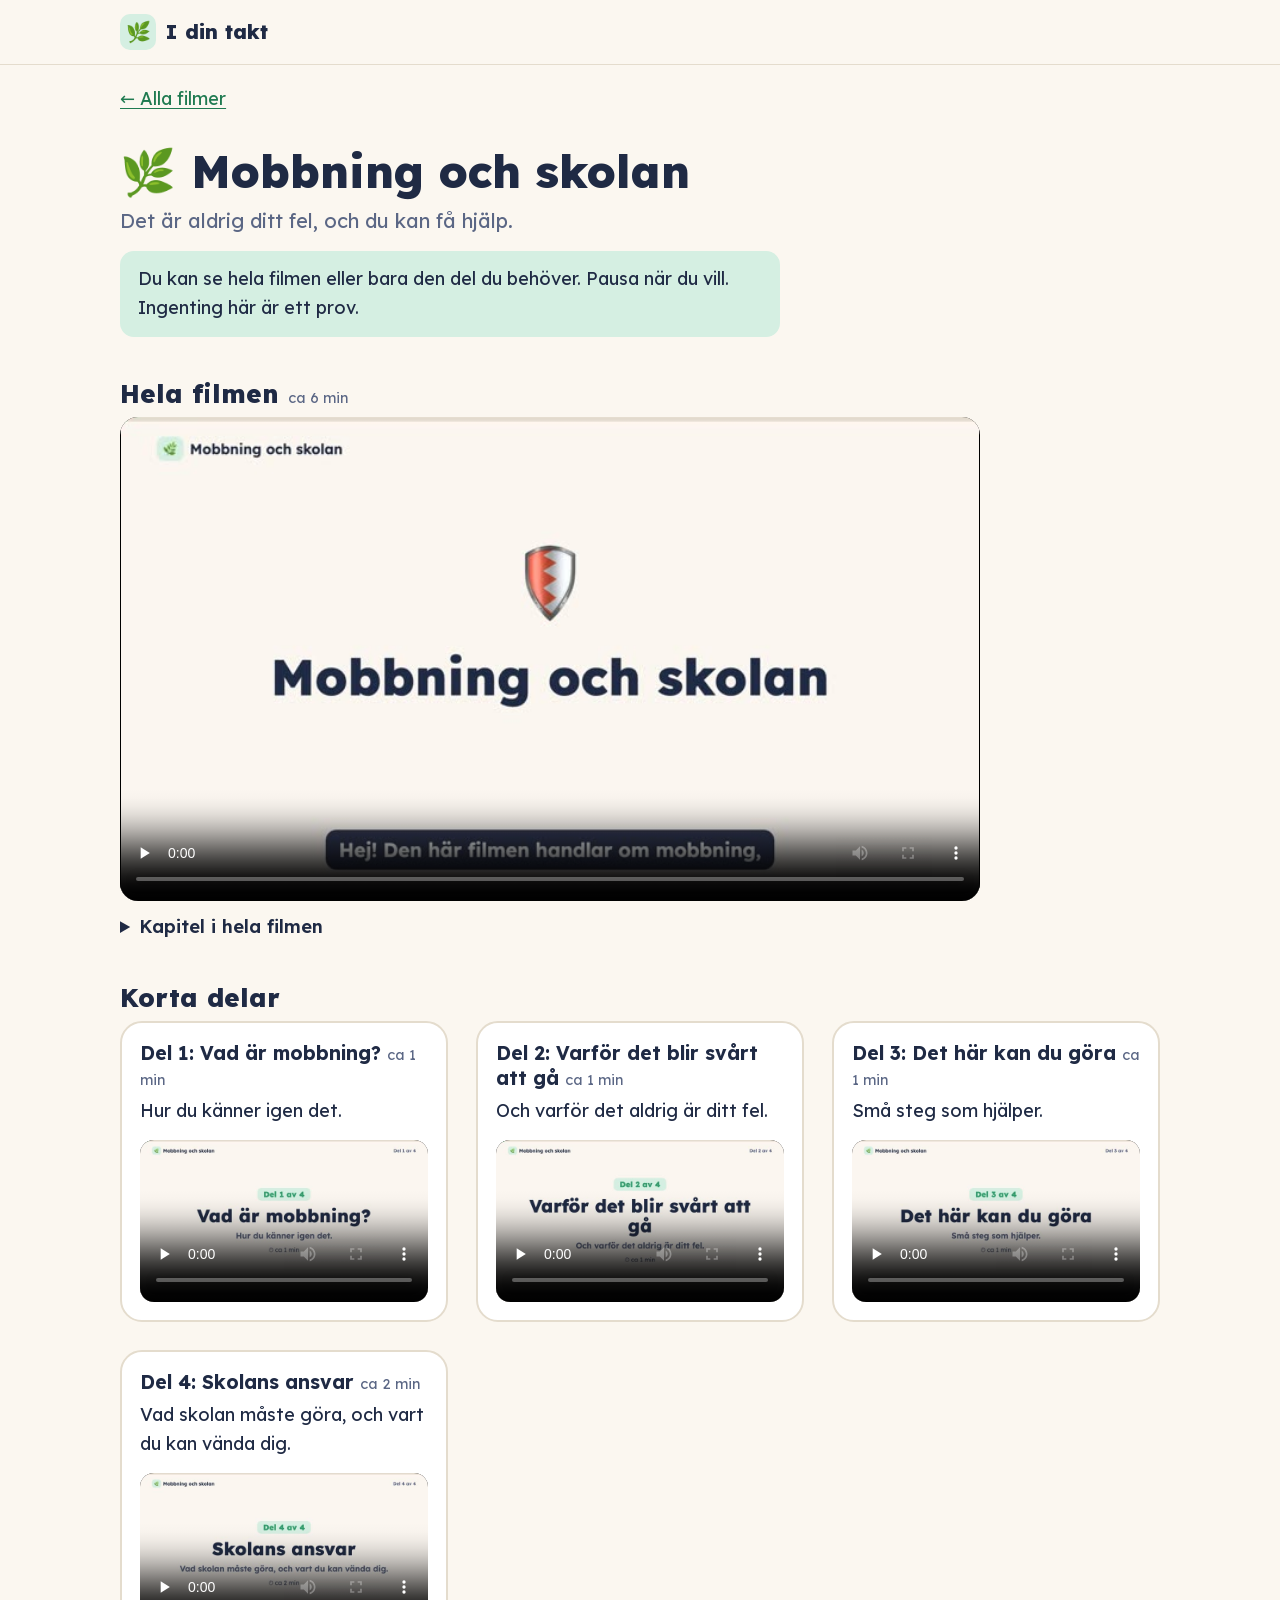
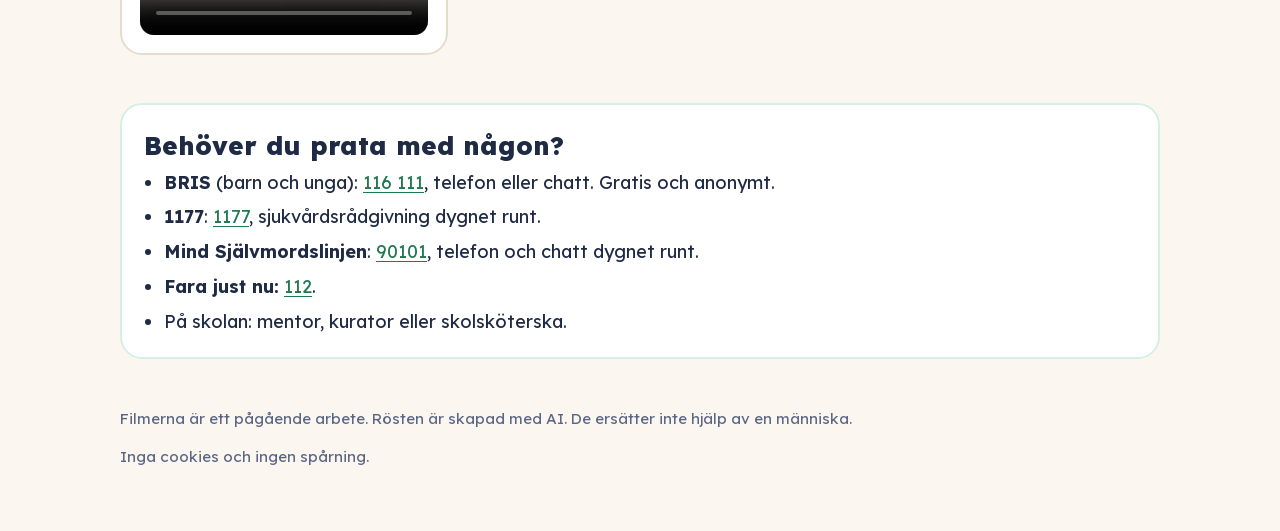
<file: lektion/maende-mobbning.html>
<!doctype html>
<html lang="sv">
<head>
<meta charset="utf-8">
<meta name="viewport" content="width=device-width, initial-scale=1">
<meta name="robots" content="noindex, nofollow">
<title>Mobbning och skolan – I din takt</title>
<meta name="description" content="Det är aldrig ditt fel, och du kan få hjälp.">
<meta name="theme-color" content="#FBF7F0">
<link rel="icon" href="data:image/svg+xml,%3Csvg xmlns=%27http://www.w3.org/2000/svg%27 viewBox=%270 0 100 100%27%3E%3Crect width=%27100%27 height=%27100%27 rx=%2722%27 fill=%27%23D5EFE2%27/%3E%3Ctext x=%2750%27 y=%2770%27 font-size=%2762%27 text-anchor=%27middle%27%3E%F0%9F%8C%BF%3C/text%3E%3C/svg%3E">
<meta property="og:type" content="website">
<meta property="og:locale" content="sv_SE">
<meta property="og:site_name" content="I din takt">
<meta property="og:title" content="Mobbning och skolan – I din takt">
<meta property="og:description" content="Det är aldrig ditt fel, och du kan få hjälp.">
<meta property="og:url" content="https://birgermoell.github.io/i-din-takt/lektion/maende-mobbning.html">
<meta property="og:image" content="https://birgermoell.github.io/i-din-takt/assets/og/maende-mobbning.png">
<meta property="og:image:width" content="1200">
<meta property="og:image:height" content="630">
<meta property="og:image:alt" content="Mobbning och skolan – I din takt – I din takt">
<meta name="twitter:card" content="summary_large_image">
<meta name="twitter:title" content="Mobbning och skolan – I din takt">
<meta name="twitter:description" content="Det är aldrig ditt fel, och du kan få hjälp.">
<meta name="twitter:image" content="https://birgermoell.github.io/i-din-takt/assets/og/maende-mobbning.png">
<link rel="preload" href="../assets/lexend-latin.woff2" as="font" type="font/woff2" crossorigin>
<link rel="stylesheet" href="../assets/style.css">
</head>
<body>
<a class="skip" href="#main">Hoppa till innehållet</a>
<header class="top"><div class="wrap"><a class="brand" href="../index.html"><span class="logo" aria-hidden="true">🌿</span> I din takt</a></div></header>
<main id="main" class="wrap">
<p class="crumb"><a href="../index.html">← Alla filmer</a></p>
<h1>🌿 Mobbning och skolan</h1>
<p class="lead">Det är aldrig ditt fel, och du kan få hjälp.</p>
<p class="note">Du kan se hela filmen eller bara den del du behöver. Pausa när du vill. Ingenting här är ett prov.</p>
<section aria-labelledby="hela"><h2 id="hela">Hela filmen <span class="meta">ca 6 min</span></h2>
<video controls preload="none" playsinline poster="../videos/maende-mobbning/maende-mobbning-hela.jpg" src="../videos/maende-mobbning/maende-mobbning-hela-16x9.mp4">
<track kind="subtitles" srclang="sv" label="Svenska" src="../videos/maende-mobbning/maende-mobbning-hela.vtt">
</video><details class="chap"><summary>Kapitel i hela filmen</summary><ul><li>0:00 Introduktion</li><li>0:36 Vad är mobbning?</li><li>1:35 Varför det blir svårt att gå</li><li>2:28 Det här kan du göra</li><li>3:46 Skolans ansvar</li><li>5:42 Sammanfattning</li></ul></details></section>
<section aria-labelledby="delar"><h2 id="delar">Korta delar</h2>
<div class="parts"><article class="part">
<h3>Del 1: Vad är mobbning? <span class="meta">ca 1 min</span></h3>
<p>Hur du känner igen det.</p>
<video controls preload="none" playsinline
 data-land="../videos/maende-mobbning/maende-mobbning-s1-16x9.mp4" data-port="../videos/maende-mobbning/maende-mobbning-s1-9x16.mp4"
 data-poster-land="../videos/maende-mobbning/maende-mobbning-s1-16x9.jpg" data-poster-port="../videos/maende-mobbning/maende-mobbning-s1-9x16.jpg"
 poster="../videos/maende-mobbning/maende-mobbning-s1-16x9.jpg" src="../videos/maende-mobbning/maende-mobbning-s1-16x9.mp4">
<track kind="subtitles" srclang="sv" label="Svenska" src="../videos/maende-mobbning/maende-mobbning-s1.vtt">
</video>
</article><article class="part">
<h3>Del 2: Varför det blir svårt att gå <span class="meta">ca 1 min</span></h3>
<p>Och varför det aldrig är ditt fel.</p>
<video controls preload="none" playsinline
 data-land="../videos/maende-mobbning/maende-mobbning-s2-16x9.mp4" data-port="../videos/maende-mobbning/maende-mobbning-s2-9x16.mp4"
 data-poster-land="../videos/maende-mobbning/maende-mobbning-s2-16x9.jpg" data-poster-port="../videos/maende-mobbning/maende-mobbning-s2-9x16.jpg"
 poster="../videos/maende-mobbning/maende-mobbning-s2-16x9.jpg" src="../videos/maende-mobbning/maende-mobbning-s2-16x9.mp4">
<track kind="subtitles" srclang="sv" label="Svenska" src="../videos/maende-mobbning/maende-mobbning-s2.vtt">
</video>
</article><article class="part">
<h3>Del 3: Det här kan du göra <span class="meta">ca 1 min</span></h3>
<p>Små steg som hjälper.</p>
<video controls preload="none" playsinline
 data-land="../videos/maende-mobbning/maende-mobbning-s3-16x9.mp4" data-port="../videos/maende-mobbning/maende-mobbning-s3-9x16.mp4"
 data-poster-land="../videos/maende-mobbning/maende-mobbning-s3-16x9.jpg" data-poster-port="../videos/maende-mobbning/maende-mobbning-s3-9x16.jpg"
 poster="../videos/maende-mobbning/maende-mobbning-s3-16x9.jpg" src="../videos/maende-mobbning/maende-mobbning-s3-16x9.mp4">
<track kind="subtitles" srclang="sv" label="Svenska" src="../videos/maende-mobbning/maende-mobbning-s3.vtt">
</video>
</article><article class="part">
<h3>Del 4: Skolans ansvar <span class="meta">ca 2 min</span></h3>
<p>Vad skolan måste göra, och vart du kan vända dig.</p>
<video controls preload="none" playsinline
 data-land="../videos/maende-mobbning/maende-mobbning-s4-16x9.mp4" data-port="../videos/maende-mobbning/maende-mobbning-s4-9x16.mp4"
 data-poster-land="../videos/maende-mobbning/maende-mobbning-s4-16x9.jpg" data-poster-port="../videos/maende-mobbning/maende-mobbning-s4-9x16.jpg"
 poster="../videos/maende-mobbning/maende-mobbning-s4-16x9.jpg" src="../videos/maende-mobbning/maende-mobbning-s4-16x9.mp4">
<track kind="subtitles" srclang="sv" label="Svenska" src="../videos/maende-mobbning/maende-mobbning-s4.vtt">
</video>
</article></div></section>
<section class="help" aria-labelledby="hjalp">
<h2 id="hjalp">Behöver du prata med någon?</h2>
<ul>
<li><strong>BRIS</strong> (barn och unga): <a href="tel:116111">116 111</a>, telefon eller chatt. Gratis och anonymt.</li>
<li><strong>1177</strong>: <a href="tel:1177">1177</a>, sjukvårdsrådgivning dygnet runt.</li>
<li><strong>Mind Självmordslinjen</strong>: <a href="tel:90101">90101</a>, telefon och chatt dygnet runt.</li>
<li><strong>Fara just nu:</strong> <a href="tel:112">112</a>.</li>
<li>På skolan: mentor, kurator eller skolsköterska.</li>
</ul>
</section>
</main>
<footer class="wrap foot">
<p>Filmerna är ett pågående arbete. Rösten är skapad med AI. De ersätter inte hjälp av en människa.</p>
<p>Inga cookies och ingen spårning.</p>
</footer>
<script>// På smala, stående skärmar visas de korta delarna i stående format.
(function () {
  try {
    var narrow = window.matchMedia("(max-width: 700px) and (orientation: portrait)").matches;
    if (!narrow) return;
    document.querySelectorAll("video[data-port]").forEach(function (v) {
      v.src = v.getAttribute("data-port");
      v.poster = v.getAttribute("data-poster-port");
      v.classList.add("port");
    });
  } catch (e) {}
})();
</script>
</body>
</html>
</file>
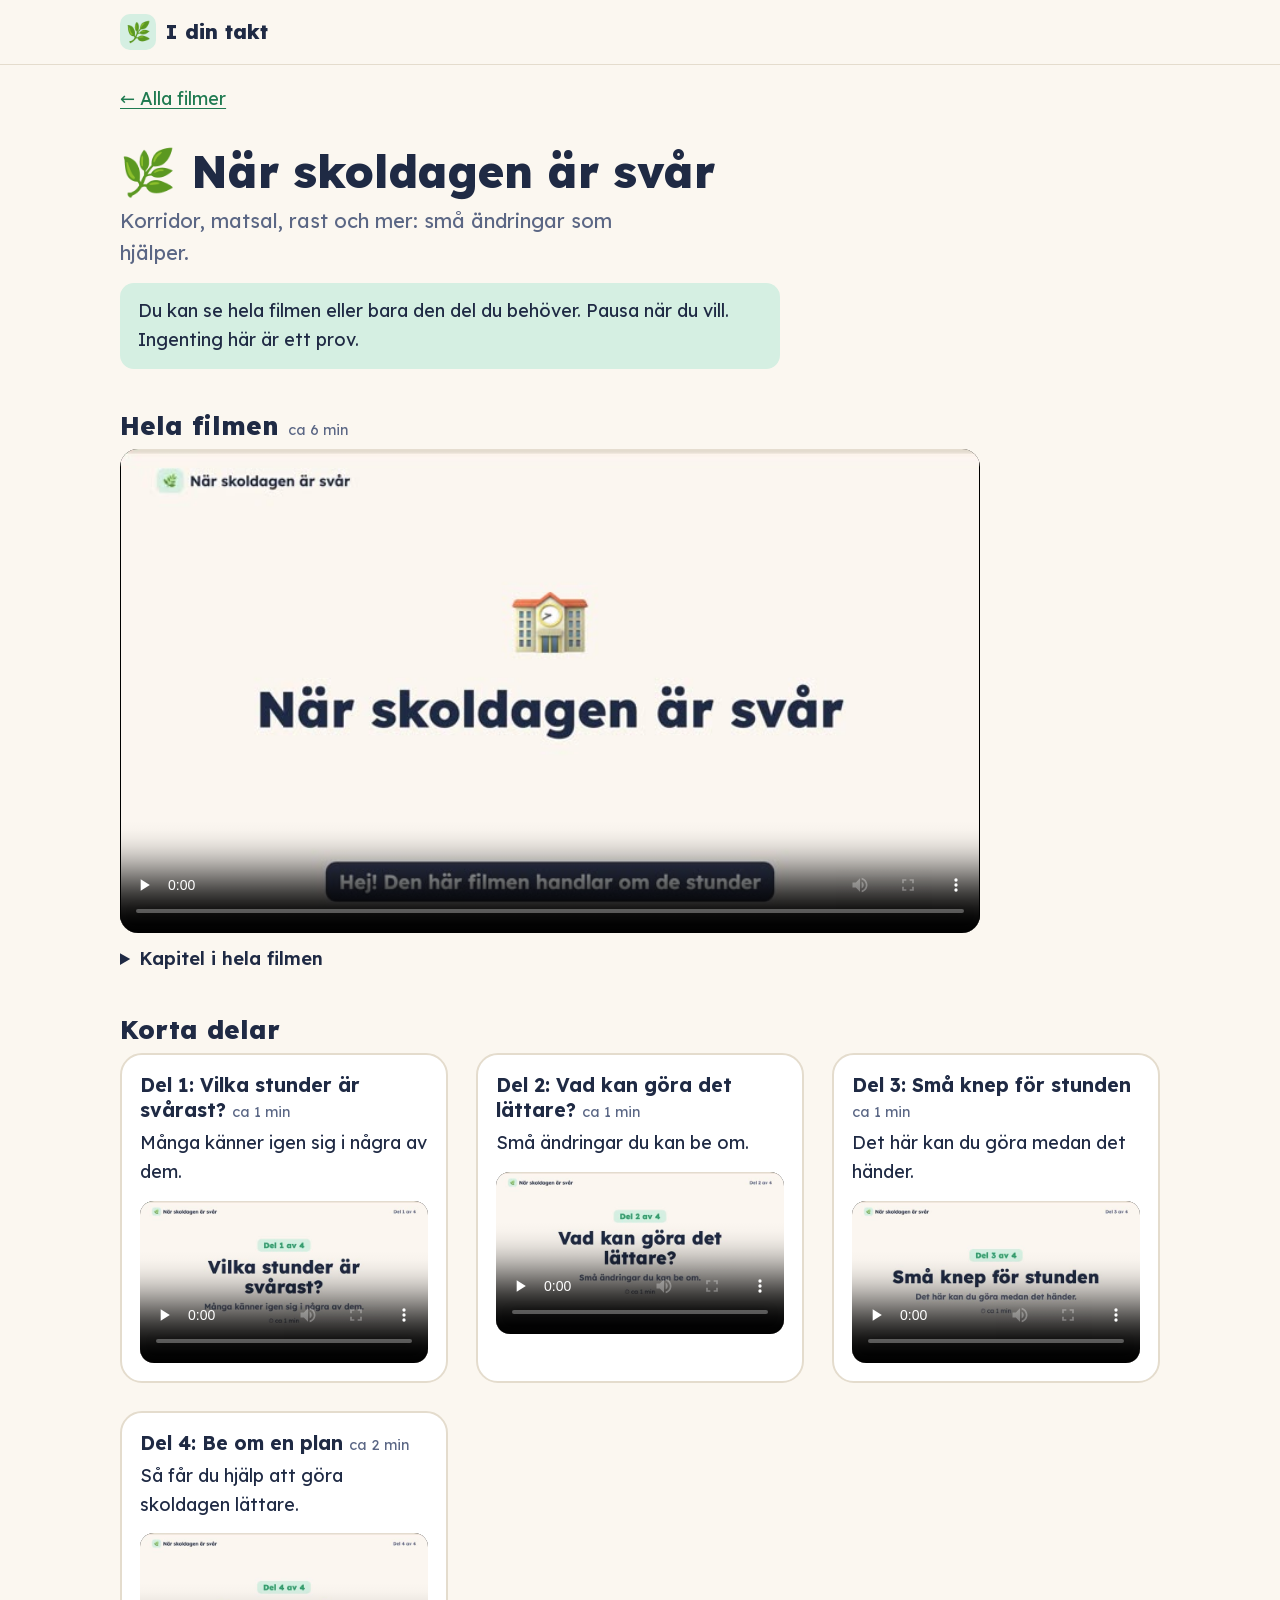
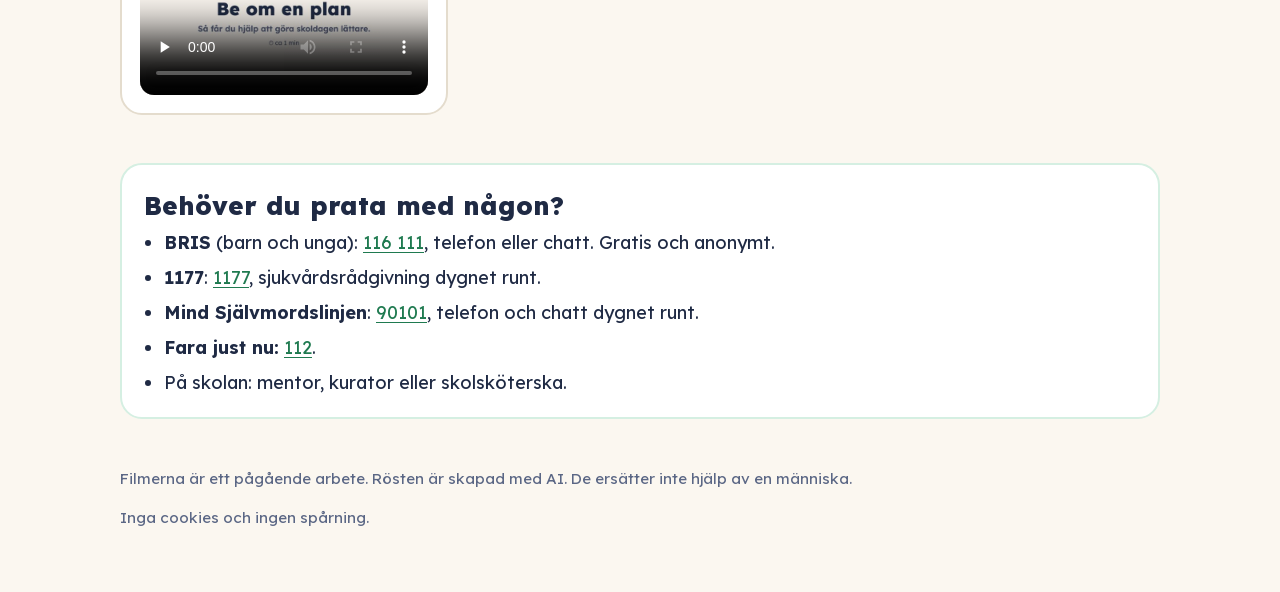
<file: lektion/maende-skoldagen.html>
<!doctype html>
<html lang="sv">
<head>
<meta charset="utf-8">
<meta name="viewport" content="width=device-width, initial-scale=1">
<meta name="robots" content="noindex, nofollow">
<title>När skoldagen är svår – I din takt</title>
<meta name="description" content="Korridor, matsal, rast och mer: små ändringar som hjälper.">
<meta name="theme-color" content="#FBF7F0">
<link rel="icon" href="data:image/svg+xml,%3Csvg xmlns=%27http://www.w3.org/2000/svg%27 viewBox=%270 0 100 100%27%3E%3Crect width=%27100%27 height=%27100%27 rx=%2722%27 fill=%27%23D5EFE2%27/%3E%3Ctext x=%2750%27 y=%2770%27 font-size=%2762%27 text-anchor=%27middle%27%3E%F0%9F%8C%BF%3C/text%3E%3C/svg%3E">
<meta property="og:type" content="website">
<meta property="og:locale" content="sv_SE">
<meta property="og:site_name" content="I din takt">
<meta property="og:title" content="När skoldagen är svår – I din takt">
<meta property="og:description" content="Korridor, matsal, rast och mer: små ändringar som hjälper.">
<meta property="og:url" content="https://birgermoell.github.io/i-din-takt/lektion/maende-skoldagen.html">
<meta property="og:image" content="https://birgermoell.github.io/i-din-takt/assets/og/maende-skoldagen.png">
<meta property="og:image:width" content="1200">
<meta property="og:image:height" content="630">
<meta property="og:image:alt" content="När skoldagen är svår – I din takt – I din takt">
<meta name="twitter:card" content="summary_large_image">
<meta name="twitter:title" content="När skoldagen är svår – I din takt">
<meta name="twitter:description" content="Korridor, matsal, rast och mer: små ändringar som hjälper.">
<meta name="twitter:image" content="https://birgermoell.github.io/i-din-takt/assets/og/maende-skoldagen.png">
<link rel="preload" href="../assets/lexend-latin.woff2" as="font" type="font/woff2" crossorigin>
<link rel="stylesheet" href="../assets/style.css">
</head>
<body>
<a class="skip" href="#main">Hoppa till innehållet</a>
<header class="top"><div class="wrap"><a class="brand" href="../index.html"><span class="logo" aria-hidden="true">🌿</span> I din takt</a></div></header>
<main id="main" class="wrap">
<p class="crumb"><a href="../index.html">← Alla filmer</a></p>
<h1>🌿 När skoldagen är svår</h1>
<p class="lead">Korridor, matsal, rast och mer: små ändringar som hjälper.</p>
<p class="note">Du kan se hela filmen eller bara den del du behöver. Pausa när du vill. Ingenting här är ett prov.</p>
<section aria-labelledby="hela"><h2 id="hela">Hela filmen <span class="meta">ca 6 min</span></h2>
<video controls preload="none" playsinline poster="../videos/maende-skoldagen/maende-skoldagen-hela.jpg" src="../videos/maende-skoldagen/maende-skoldagen-hela-16x9.mp4">
<track kind="subtitles" srclang="sv" label="Svenska" src="../videos/maende-skoldagen/maende-skoldagen-hela.vtt">
</video><details class="chap"><summary>Kapitel i hela filmen</summary><ul><li>0:00 Introduktion</li><li>0:34 Vilka stunder är svårast?</li><li>1:31 Vad kan göra det lättare?</li><li>2:45 Små knep för stunden</li><li>3:48 Be om en plan</li><li>5:18 Sammanfattning</li></ul></details></section>
<section aria-labelledby="delar"><h2 id="delar">Korta delar</h2>
<div class="parts"><article class="part">
<h3>Del 1: Vilka stunder är svårast? <span class="meta">ca 1 min</span></h3>
<p>Många känner igen sig i några av dem.</p>
<video controls preload="none" playsinline
 data-land="../videos/maende-skoldagen/maende-skoldagen-s1-16x9.mp4" data-port="../videos/maende-skoldagen/maende-skoldagen-s1-9x16.mp4"
 data-poster-land="../videos/maende-skoldagen/maende-skoldagen-s1-16x9.jpg" data-poster-port="../videos/maende-skoldagen/maende-skoldagen-s1-9x16.jpg"
 poster="../videos/maende-skoldagen/maende-skoldagen-s1-16x9.jpg" src="../videos/maende-skoldagen/maende-skoldagen-s1-16x9.mp4">
<track kind="subtitles" srclang="sv" label="Svenska" src="../videos/maende-skoldagen/maende-skoldagen-s1.vtt">
</video>
</article><article class="part">
<h3>Del 2: Vad kan göra det lättare? <span class="meta">ca 1 min</span></h3>
<p>Små ändringar du kan be om.</p>
<video controls preload="none" playsinline
 data-land="../videos/maende-skoldagen/maende-skoldagen-s2-16x9.mp4" data-port="../videos/maende-skoldagen/maende-skoldagen-s2-9x16.mp4"
 data-poster-land="../videos/maende-skoldagen/maende-skoldagen-s2-16x9.jpg" data-poster-port="../videos/maende-skoldagen/maende-skoldagen-s2-9x16.jpg"
 poster="../videos/maende-skoldagen/maende-skoldagen-s2-16x9.jpg" src="../videos/maende-skoldagen/maende-skoldagen-s2-16x9.mp4">
<track kind="subtitles" srclang="sv" label="Svenska" src="../videos/maende-skoldagen/maende-skoldagen-s2.vtt">
</video>
</article><article class="part">
<h3>Del 3: Små knep för stunden <span class="meta">ca 1 min</span></h3>
<p>Det här kan du göra medan det händer.</p>
<video controls preload="none" playsinline
 data-land="../videos/maende-skoldagen/maende-skoldagen-s3-16x9.mp4" data-port="../videos/maende-skoldagen/maende-skoldagen-s3-9x16.mp4"
 data-poster-land="../videos/maende-skoldagen/maende-skoldagen-s3-16x9.jpg" data-poster-port="../videos/maende-skoldagen/maende-skoldagen-s3-9x16.jpg"
 poster="../videos/maende-skoldagen/maende-skoldagen-s3-16x9.jpg" src="../videos/maende-skoldagen/maende-skoldagen-s3-16x9.mp4">
<track kind="subtitles" srclang="sv" label="Svenska" src="../videos/maende-skoldagen/maende-skoldagen-s3.vtt">
</video>
</article><article class="part">
<h3>Del 4: Be om en plan <span class="meta">ca 2 min</span></h3>
<p>Så får du hjälp att göra skoldagen lättare.</p>
<video controls preload="none" playsinline
 data-land="../videos/maende-skoldagen/maende-skoldagen-s4-16x9.mp4" data-port="../videos/maende-skoldagen/maende-skoldagen-s4-9x16.mp4"
 data-poster-land="../videos/maende-skoldagen/maende-skoldagen-s4-16x9.jpg" data-poster-port="../videos/maende-skoldagen/maende-skoldagen-s4-9x16.jpg"
 poster="../videos/maende-skoldagen/maende-skoldagen-s4-16x9.jpg" src="../videos/maende-skoldagen/maende-skoldagen-s4-16x9.mp4">
<track kind="subtitles" srclang="sv" label="Svenska" src="../videos/maende-skoldagen/maende-skoldagen-s4.vtt">
</video>
</article></div></section>
<section class="help" aria-labelledby="hjalp">
<h2 id="hjalp">Behöver du prata med någon?</h2>
<ul>
<li><strong>BRIS</strong> (barn och unga): <a href="tel:116111">116 111</a>, telefon eller chatt. Gratis och anonymt.</li>
<li><strong>1177</strong>: <a href="tel:1177">1177</a>, sjukvårdsrådgivning dygnet runt.</li>
<li><strong>Mind Självmordslinjen</strong>: <a href="tel:90101">90101</a>, telefon och chatt dygnet runt.</li>
<li><strong>Fara just nu:</strong> <a href="tel:112">112</a>.</li>
<li>På skolan: mentor, kurator eller skolsköterska.</li>
</ul>
</section>
</main>
<footer class="wrap foot">
<p>Filmerna är ett pågående arbete. Rösten är skapad med AI. De ersätter inte hjälp av en människa.</p>
<p>Inga cookies och ingen spårning.</p>
</footer>
<script>// På smala, stående skärmar visas de korta delarna i stående format.
(function () {
  try {
    var narrow = window.matchMedia("(max-width: 700px) and (orientation: portrait)").matches;
    if (!narrow) return;
    document.querySelectorAll("video[data-port]").forEach(function (v) {
      v.src = v.getAttribute("data-port");
      v.poster = v.getAttribute("data-poster-port");
      v.classList.add("port");
    });
  } catch (e) {}
})();
</script>
</body>
</html>
</file>
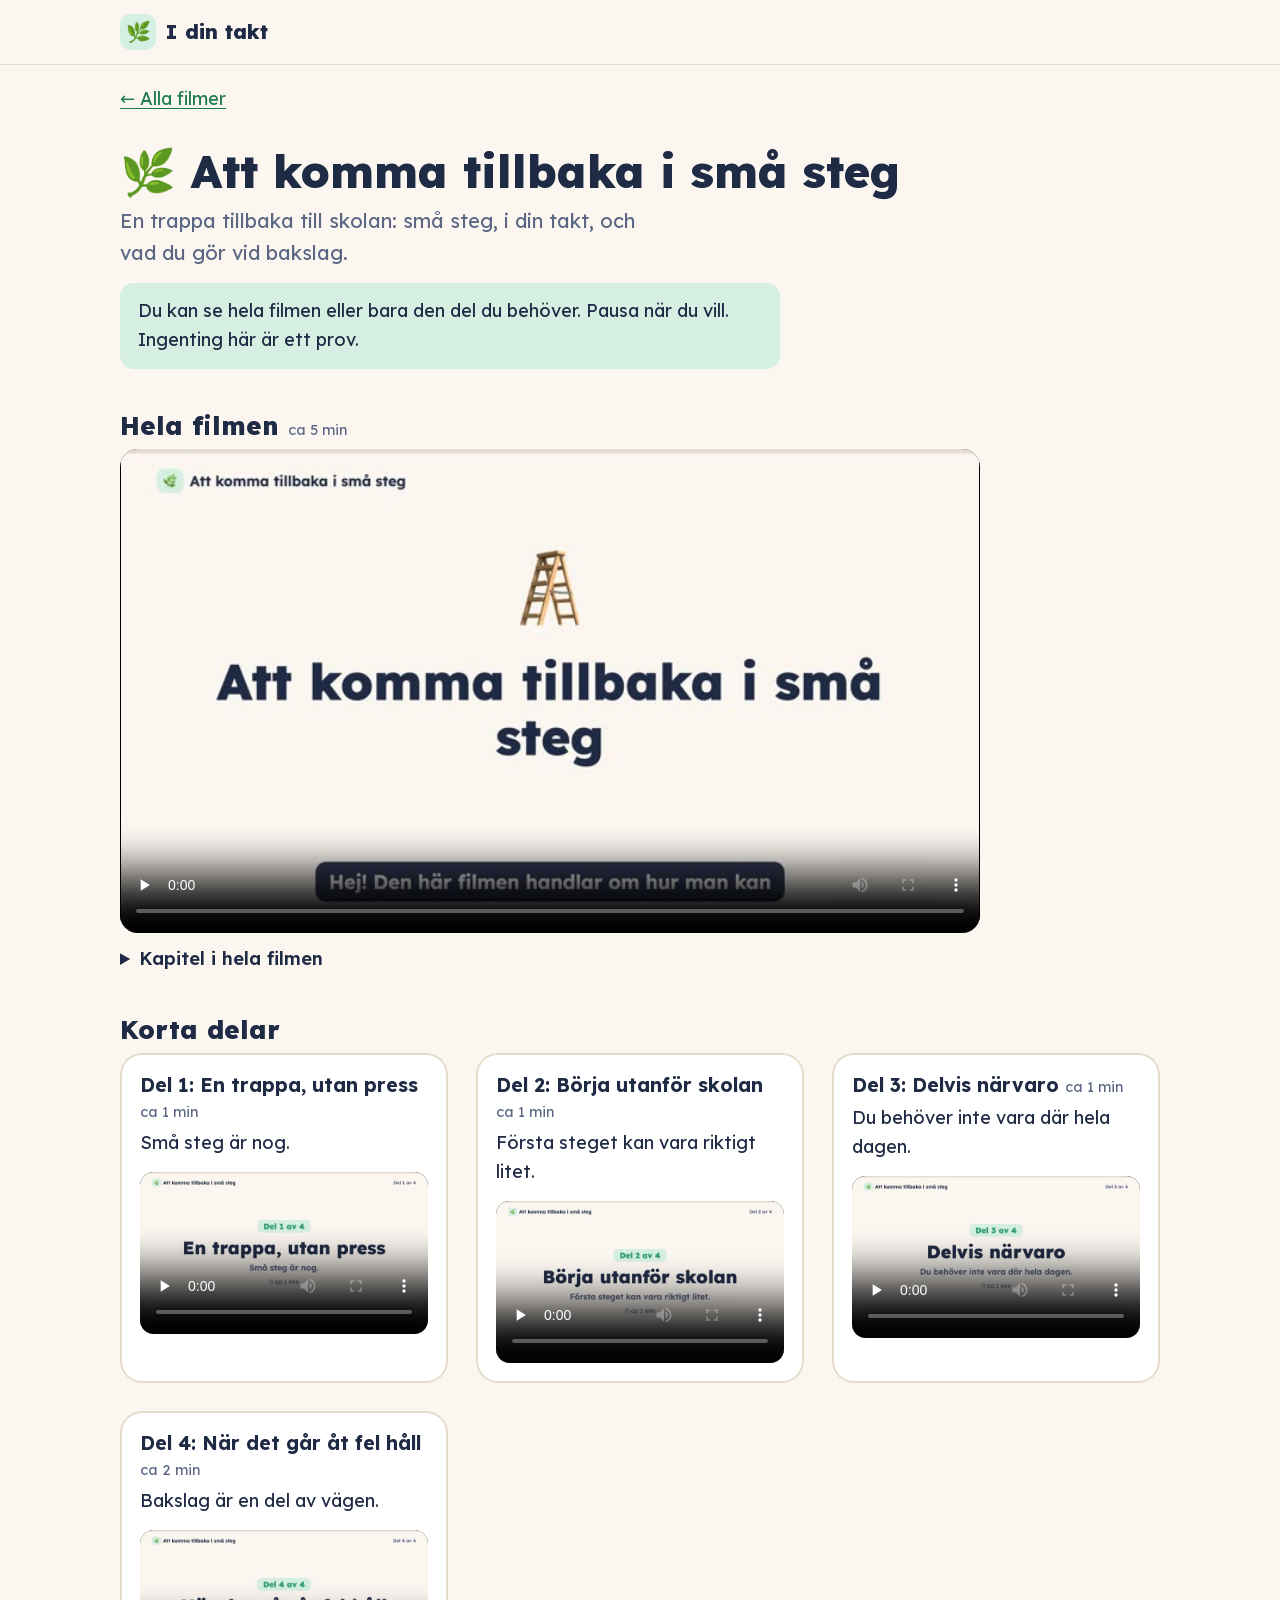
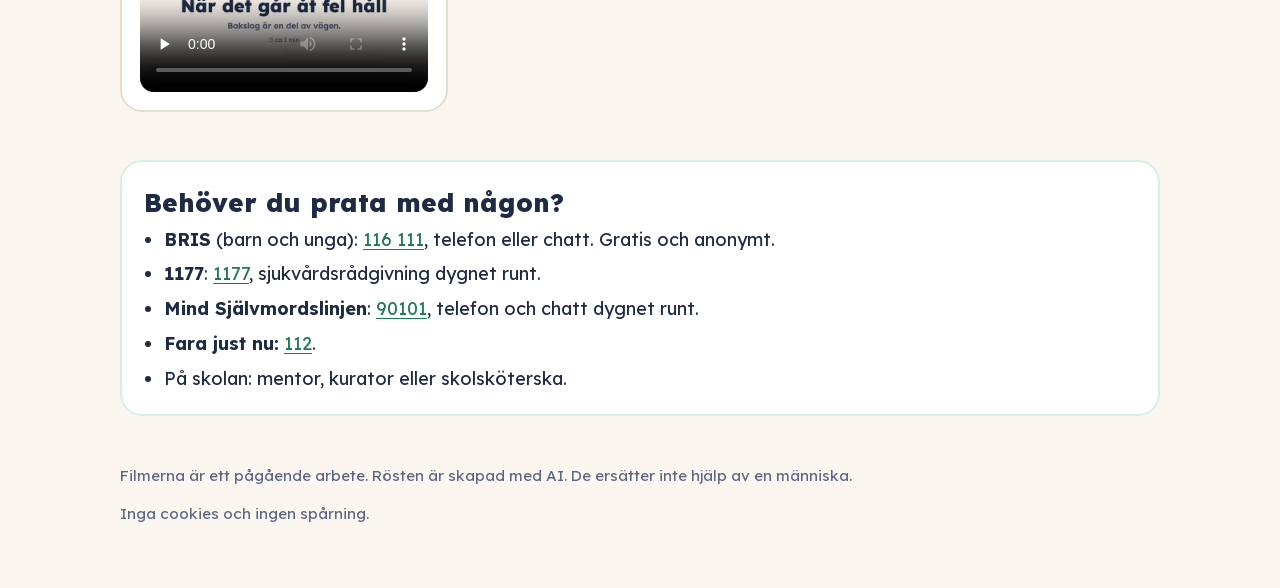
<file: lektion/maende-tillbaka.html>
<!doctype html>
<html lang="sv">
<head>
<meta charset="utf-8">
<meta name="viewport" content="width=device-width, initial-scale=1">
<meta name="robots" content="noindex, nofollow">
<title>Att komma tillbaka i små steg – I din takt</title>
<meta name="description" content="En trappa tillbaka till skolan: små steg, i din takt, och vad du gör vid bakslag.">
<meta name="theme-color" content="#FBF7F0">
<link rel="icon" href="data:image/svg+xml,%3Csvg xmlns=%27http://www.w3.org/2000/svg%27 viewBox=%270 0 100 100%27%3E%3Crect width=%27100%27 height=%27100%27 rx=%2722%27 fill=%27%23D5EFE2%27/%3E%3Ctext x=%2750%27 y=%2770%27 font-size=%2762%27 text-anchor=%27middle%27%3E%F0%9F%8C%BF%3C/text%3E%3C/svg%3E">
<meta property="og:type" content="website">
<meta property="og:locale" content="sv_SE">
<meta property="og:site_name" content="I din takt">
<meta property="og:title" content="Att komma tillbaka i små steg – I din takt">
<meta property="og:description" content="En trappa tillbaka till skolan: små steg, i din takt, och vad du gör vid bakslag.">
<meta property="og:url" content="https://birgermoell.github.io/i-din-takt/lektion/maende-tillbaka.html">
<meta property="og:image" content="https://birgermoell.github.io/i-din-takt/assets/og/maende-tillbaka.png">
<meta property="og:image:width" content="1200">
<meta property="og:image:height" content="630">
<meta property="og:image:alt" content="Att komma tillbaka i små steg – I din takt – I din takt">
<meta name="twitter:card" content="summary_large_image">
<meta name="twitter:title" content="Att komma tillbaka i små steg – I din takt">
<meta name="twitter:description" content="En trappa tillbaka till skolan: små steg, i din takt, och vad du gör vid bakslag.">
<meta name="twitter:image" content="https://birgermoell.github.io/i-din-takt/assets/og/maende-tillbaka.png">
<link rel="preload" href="../assets/lexend-latin.woff2" as="font" type="font/woff2" crossorigin>
<link rel="stylesheet" href="../assets/style.css">
</head>
<body>
<a class="skip" href="#main">Hoppa till innehållet</a>
<header class="top"><div class="wrap"><a class="brand" href="../index.html"><span class="logo" aria-hidden="true">🌿</span> I din takt</a></div></header>
<main id="main" class="wrap">
<p class="crumb"><a href="../index.html">← Alla filmer</a></p>
<h1>🌿 Att komma tillbaka i små steg</h1>
<p class="lead">En trappa tillbaka till skolan: små steg, i din takt, och vad du gör vid bakslag.</p>
<p class="note">Du kan se hela filmen eller bara den del du behöver. Pausa när du vill. Ingenting här är ett prov.</p>
<section aria-labelledby="hela"><h2 id="hela">Hela filmen <span class="meta">ca 5 min</span></h2>
<video controls preload="none" playsinline poster="../videos/maende-tillbaka/maende-tillbaka-hela.jpg" src="../videos/maende-tillbaka/maende-tillbaka-hela-16x9.mp4">
<track kind="subtitles" srclang="sv" label="Svenska" src="../videos/maende-tillbaka/maende-tillbaka-hela.vtt">
</video><details class="chap"><summary>Kapitel i hela filmen</summary><ul><li>0:00 Introduktion</li><li>0:28 En trappa, utan press</li><li>1:36 Börja utanför skolan</li><li>2:36 Delvis närvaro</li><li>3:36 När det går åt fel håll</li><li>5:07 Sammanfattning</li></ul></details></section>
<section aria-labelledby="delar"><h2 id="delar">Korta delar</h2>
<div class="parts"><article class="part">
<h3>Del 1: En trappa, utan press <span class="meta">ca 1 min</span></h3>
<p>Små steg är nog.</p>
<video controls preload="none" playsinline
 data-land="../videos/maende-tillbaka/maende-tillbaka-s1-16x9.mp4" data-port="../videos/maende-tillbaka/maende-tillbaka-s1-9x16.mp4"
 data-poster-land="../videos/maende-tillbaka/maende-tillbaka-s1-16x9.jpg" data-poster-port="../videos/maende-tillbaka/maende-tillbaka-s1-9x16.jpg"
 poster="../videos/maende-tillbaka/maende-tillbaka-s1-16x9.jpg" src="../videos/maende-tillbaka/maende-tillbaka-s1-16x9.mp4">
<track kind="subtitles" srclang="sv" label="Svenska" src="../videos/maende-tillbaka/maende-tillbaka-s1.vtt">
</video>
</article><article class="part">
<h3>Del 2: Börja utanför skolan <span class="meta">ca 1 min</span></h3>
<p>Första steget kan vara riktigt litet.</p>
<video controls preload="none" playsinline
 data-land="../videos/maende-tillbaka/maende-tillbaka-s2-16x9.mp4" data-port="../videos/maende-tillbaka/maende-tillbaka-s2-9x16.mp4"
 data-poster-land="../videos/maende-tillbaka/maende-tillbaka-s2-16x9.jpg" data-poster-port="../videos/maende-tillbaka/maende-tillbaka-s2-9x16.jpg"
 poster="../videos/maende-tillbaka/maende-tillbaka-s2-16x9.jpg" src="../videos/maende-tillbaka/maende-tillbaka-s2-16x9.mp4">
<track kind="subtitles" srclang="sv" label="Svenska" src="../videos/maende-tillbaka/maende-tillbaka-s2.vtt">
</video>
</article><article class="part">
<h3>Del 3: Delvis närvaro <span class="meta">ca 1 min</span></h3>
<p>Du behöver inte vara där hela dagen.</p>
<video controls preload="none" playsinline
 data-land="../videos/maende-tillbaka/maende-tillbaka-s3-16x9.mp4" data-port="../videos/maende-tillbaka/maende-tillbaka-s3-9x16.mp4"
 data-poster-land="../videos/maende-tillbaka/maende-tillbaka-s3-16x9.jpg" data-poster-port="../videos/maende-tillbaka/maende-tillbaka-s3-9x16.jpg"
 poster="../videos/maende-tillbaka/maende-tillbaka-s3-16x9.jpg" src="../videos/maende-tillbaka/maende-tillbaka-s3-16x9.mp4">
<track kind="subtitles" srclang="sv" label="Svenska" src="../videos/maende-tillbaka/maende-tillbaka-s3.vtt">
</video>
</article><article class="part">
<h3>Del 4: När det går åt fel håll <span class="meta">ca 2 min</span></h3>
<p>Bakslag är en del av vägen.</p>
<video controls preload="none" playsinline
 data-land="../videos/maende-tillbaka/maende-tillbaka-s4-16x9.mp4" data-port="../videos/maende-tillbaka/maende-tillbaka-s4-9x16.mp4"
 data-poster-land="../videos/maende-tillbaka/maende-tillbaka-s4-16x9.jpg" data-poster-port="../videos/maende-tillbaka/maende-tillbaka-s4-9x16.jpg"
 poster="../videos/maende-tillbaka/maende-tillbaka-s4-16x9.jpg" src="../videos/maende-tillbaka/maende-tillbaka-s4-16x9.mp4">
<track kind="subtitles" srclang="sv" label="Svenska" src="../videos/maende-tillbaka/maende-tillbaka-s4.vtt">
</video>
</article></div></section>
<section class="help" aria-labelledby="hjalp">
<h2 id="hjalp">Behöver du prata med någon?</h2>
<ul>
<li><strong>BRIS</strong> (barn och unga): <a href="tel:116111">116 111</a>, telefon eller chatt. Gratis och anonymt.</li>
<li><strong>1177</strong>: <a href="tel:1177">1177</a>, sjukvårdsrådgivning dygnet runt.</li>
<li><strong>Mind Självmordslinjen</strong>: <a href="tel:90101">90101</a>, telefon och chatt dygnet runt.</li>
<li><strong>Fara just nu:</strong> <a href="tel:112">112</a>.</li>
<li>På skolan: mentor, kurator eller skolsköterska.</li>
</ul>
</section>
</main>
<footer class="wrap foot">
<p>Filmerna är ett pågående arbete. Rösten är skapad med AI. De ersätter inte hjälp av en människa.</p>
<p>Inga cookies och ingen spårning.</p>
</footer>
<script>// På smala, stående skärmar visas de korta delarna i stående format.
(function () {
  try {
    var narrow = window.matchMedia("(max-width: 700px) and (orientation: portrait)").matches;
    if (!narrow) return;
    document.querySelectorAll("video[data-port]").forEach(function (v) {
      v.src = v.getAttribute("data-port");
      v.poster = v.getAttribute("data-poster-port");
      v.classList.add("port");
    });
  } catch (e) {}
})();
</script>
</body>
</html>
</file>
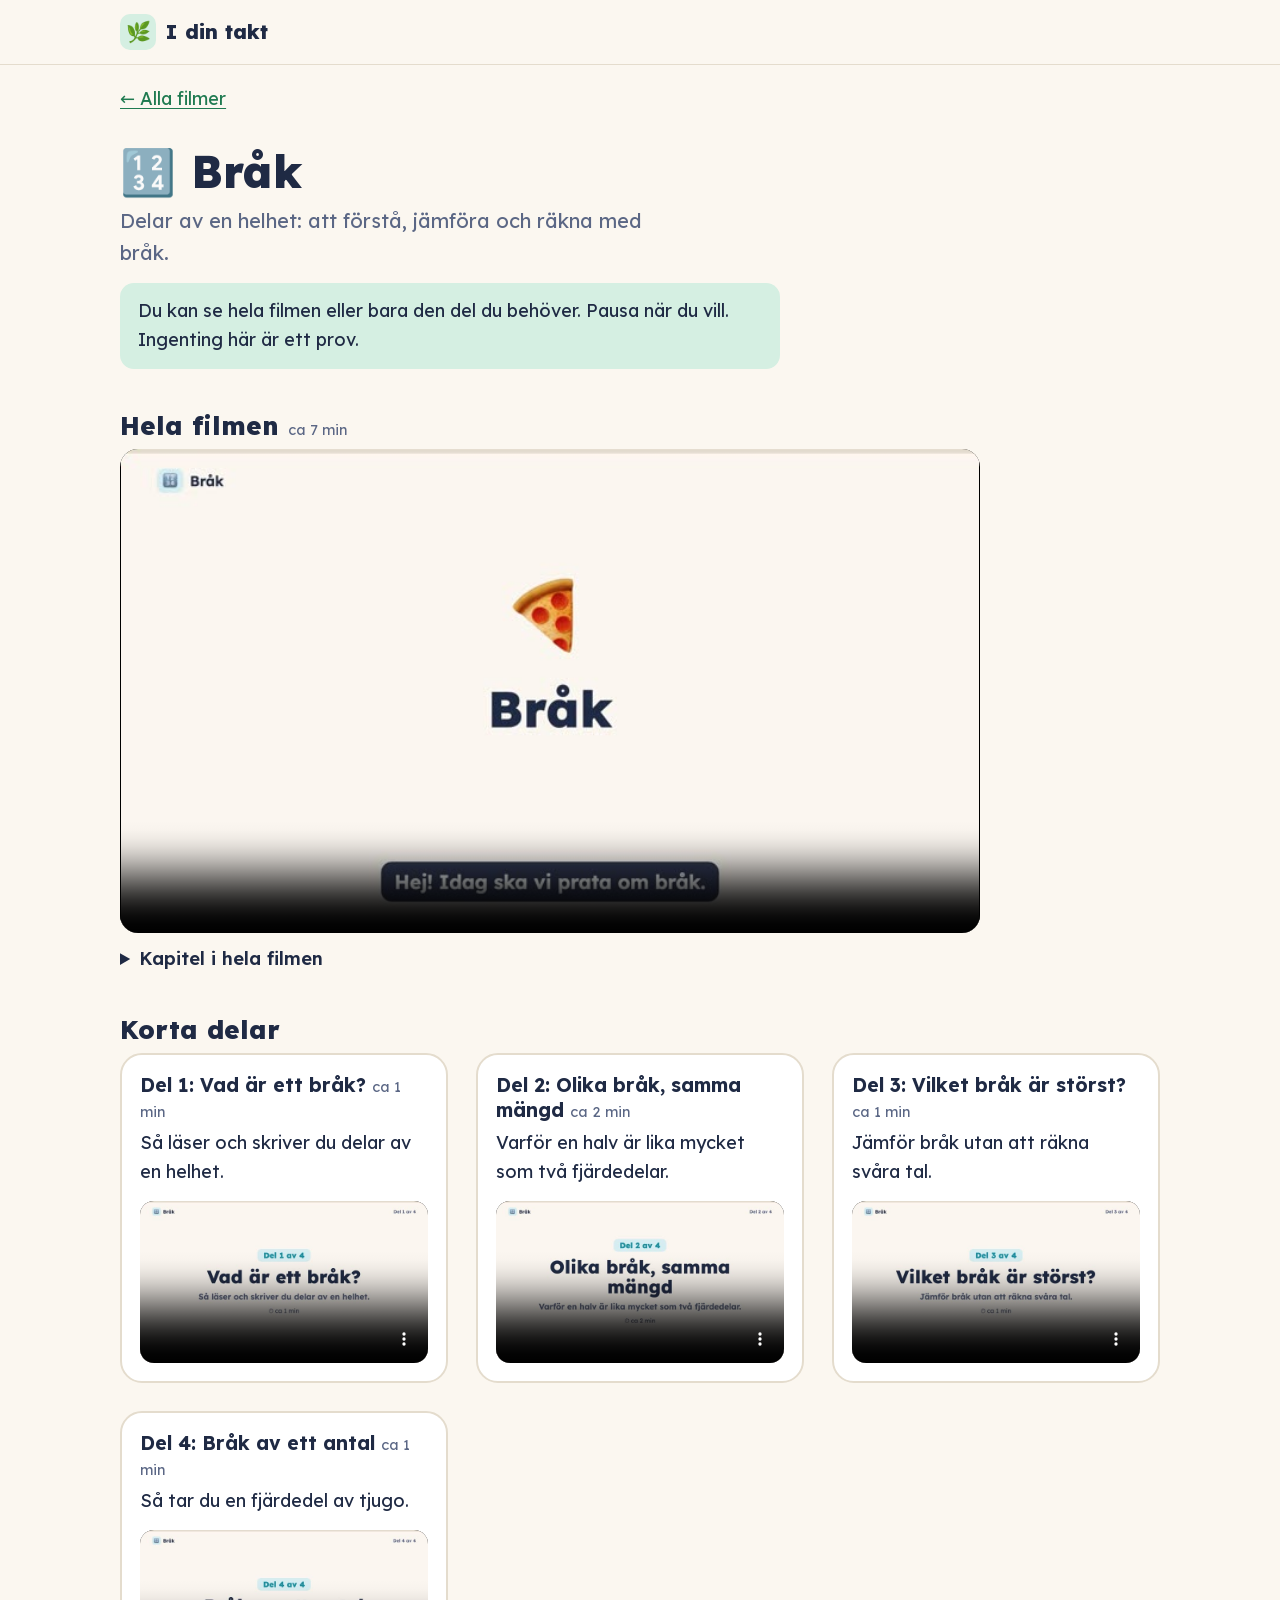
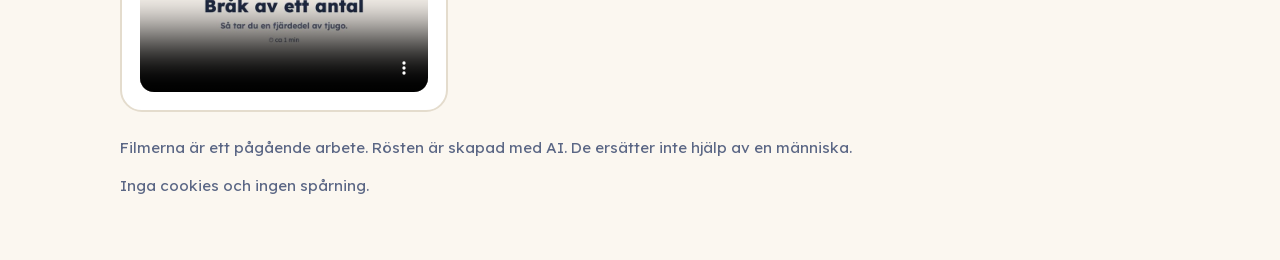
<file: lektion/matematik-brak.html>
<!doctype html>
<html lang="sv">
<head>
<meta charset="utf-8">
<meta name="viewport" content="width=device-width, initial-scale=1">
<meta name="robots" content="noindex, nofollow">
<title>Bråk – I din takt</title>
<meta name="description" content="Delar av en helhet: att förstå, jämföra och räkna med bråk.">
<meta name="theme-color" content="#FBF7F0">
<link rel="icon" href="data:image/svg+xml,%3Csvg xmlns=%27http://www.w3.org/2000/svg%27 viewBox=%270 0 100 100%27%3E%3Crect width=%27100%27 height=%27100%27 rx=%2722%27 fill=%27%23D5EFE2%27/%3E%3Ctext x=%2750%27 y=%2770%27 font-size=%2762%27 text-anchor=%27middle%27%3E%F0%9F%8C%BF%3C/text%3E%3C/svg%3E">
<meta property="og:type" content="website">
<meta property="og:locale" content="sv_SE">
<meta property="og:site_name" content="I din takt">
<meta property="og:title" content="Bråk – I din takt">
<meta property="og:description" content="Delar av en helhet: att förstå, jämföra och räkna med bråk.">
<meta property="og:url" content="https://birgermoell.github.io/i-din-takt/lektion/matematik-brak.html">
<meta property="og:image" content="https://birgermoell.github.io/i-din-takt/assets/og/matematik-brak.png">
<meta property="og:image:width" content="1200">
<meta property="og:image:height" content="630">
<meta property="og:image:alt" content="Bråk – I din takt – I din takt">
<meta name="twitter:card" content="summary_large_image">
<meta name="twitter:title" content="Bråk – I din takt">
<meta name="twitter:description" content="Delar av en helhet: att förstå, jämföra och räkna med bråk.">
<meta name="twitter:image" content="https://birgermoell.github.io/i-din-takt/assets/og/matematik-brak.png">
<link rel="preload" href="../assets/lexend-latin.woff2" as="font" type="font/woff2" crossorigin>
<link rel="stylesheet" href="../assets/style.css">
</head>
<body>
<a class="skip" href="#main">Hoppa till innehållet</a>
<header class="top"><div class="wrap"><a class="brand" href="../index.html"><span class="logo" aria-hidden="true">🌿</span> I din takt</a></div></header>
<main id="main" class="wrap">
<p class="crumb"><a href="../index.html">← Alla filmer</a></p>
<h1>🔢 Bråk</h1>
<p class="lead">Delar av en helhet: att förstå, jämföra och räkna med bråk.</p>
<p class="note">Du kan se hela filmen eller bara den del du behöver. Pausa när du vill. Ingenting här är ett prov.</p>
<section aria-labelledby="hela"><h2 id="hela">Hela filmen <span class="meta">ca 7 min</span></h2>
<video controls preload="none" playsinline poster="../videos/matematik-brak/matematik-brak-hela.jpg" src="../videos/matematik-brak/matematik-brak-hela-16x9.mp4">
<track kind="subtitles" srclang="sv" label="Svenska" src="../videos/matematik-brak/matematik-brak-hela.vtt">
</video><details class="chap"><summary>Kapitel i hela filmen</summary><ul><li>0:00 Introduktion</li><li>0:20 Vad är ett bråk?</li><li>1:39 Olika bråk, samma mängd</li><li>3:29 Vilket bråk är störst?</li><li>4:54 Bråk av ett antal</li><li>6:10 Sammanfattning</li></ul></details></section>
<section aria-labelledby="delar"><h2 id="delar">Korta delar</h2>
<div class="parts"><article class="part">
<h3>Del 1: Vad är ett bråk? <span class="meta">ca 1 min</span></h3>
<p>Så läser och skriver du delar av en helhet.</p>
<video controls preload="none" playsinline
 data-land="../videos/matematik-brak/matematik-brak-s1-16x9.mp4" data-port="../videos/matematik-brak/matematik-brak-s1-9x16.mp4"
 data-poster-land="../videos/matematik-brak/matematik-brak-s1-16x9.jpg" data-poster-port="../videos/matematik-brak/matematik-brak-s1-9x16.jpg"
 poster="../videos/matematik-brak/matematik-brak-s1-16x9.jpg" src="../videos/matematik-brak/matematik-brak-s1-16x9.mp4">
<track kind="subtitles" srclang="sv" label="Svenska" src="../videos/matematik-brak/matematik-brak-s1.vtt">
</video>
</article><article class="part">
<h3>Del 2: Olika bråk, samma mängd <span class="meta">ca 2 min</span></h3>
<p>Varför en halv är lika mycket som två fjärdedelar.</p>
<video controls preload="none" playsinline
 data-land="../videos/matematik-brak/matematik-brak-s2-16x9.mp4" data-port="../videos/matematik-brak/matematik-brak-s2-9x16.mp4"
 data-poster-land="../videos/matematik-brak/matematik-brak-s2-16x9.jpg" data-poster-port="../videos/matematik-brak/matematik-brak-s2-9x16.jpg"
 poster="../videos/matematik-brak/matematik-brak-s2-16x9.jpg" src="../videos/matematik-brak/matematik-brak-s2-16x9.mp4">
<track kind="subtitles" srclang="sv" label="Svenska" src="../videos/matematik-brak/matematik-brak-s2.vtt">
</video>
</article><article class="part">
<h3>Del 3: Vilket bråk är störst? <span class="meta">ca 1 min</span></h3>
<p>Jämför bråk utan att räkna svåra tal.</p>
<video controls preload="none" playsinline
 data-land="../videos/matematik-brak/matematik-brak-s3-16x9.mp4" data-port="../videos/matematik-brak/matematik-brak-s3-9x16.mp4"
 data-poster-land="../videos/matematik-brak/matematik-brak-s3-16x9.jpg" data-poster-port="../videos/matematik-brak/matematik-brak-s3-9x16.jpg"
 poster="../videos/matematik-brak/matematik-brak-s3-16x9.jpg" src="../videos/matematik-brak/matematik-brak-s3-16x9.mp4">
<track kind="subtitles" srclang="sv" label="Svenska" src="../videos/matematik-brak/matematik-brak-s3.vtt">
</video>
</article><article class="part">
<h3>Del 4: Bråk av ett antal <span class="meta">ca 1 min</span></h3>
<p>Så tar du en fjärdedel av tjugo.</p>
<video controls preload="none" playsinline
 data-land="../videos/matematik-brak/matematik-brak-s4-16x9.mp4" data-port="../videos/matematik-brak/matematik-brak-s4-9x16.mp4"
 data-poster-land="../videos/matematik-brak/matematik-brak-s4-16x9.jpg" data-poster-port="../videos/matematik-brak/matematik-brak-s4-9x16.jpg"
 poster="../videos/matematik-brak/matematik-brak-s4-16x9.jpg" src="../videos/matematik-brak/matematik-brak-s4-16x9.mp4">
<track kind="subtitles" srclang="sv" label="Svenska" src="../videos/matematik-brak/matematik-brak-s4.vtt">
</video>
</article></div></section>

</main>
<footer class="wrap foot">
<p>Filmerna är ett pågående arbete. Rösten är skapad med AI. De ersätter inte hjälp av en människa.</p>
<p>Inga cookies och ingen spårning.</p>
</footer>
<script>// På smala, stående skärmar visas de korta delarna i stående format.
(function () {
  try {
    var narrow = window.matchMedia("(max-width: 700px) and (orientation: portrait)").matches;
    if (!narrow) return;
    document.querySelectorAll("video[data-port]").forEach(function (v) {
      v.src = v.getAttribute("data-port");
      v.poster = v.getAttribute("data-poster-port");
      v.classList.add("port");
    });
  } catch (e) {}
})();
</script>
</body>
</html>
</file>
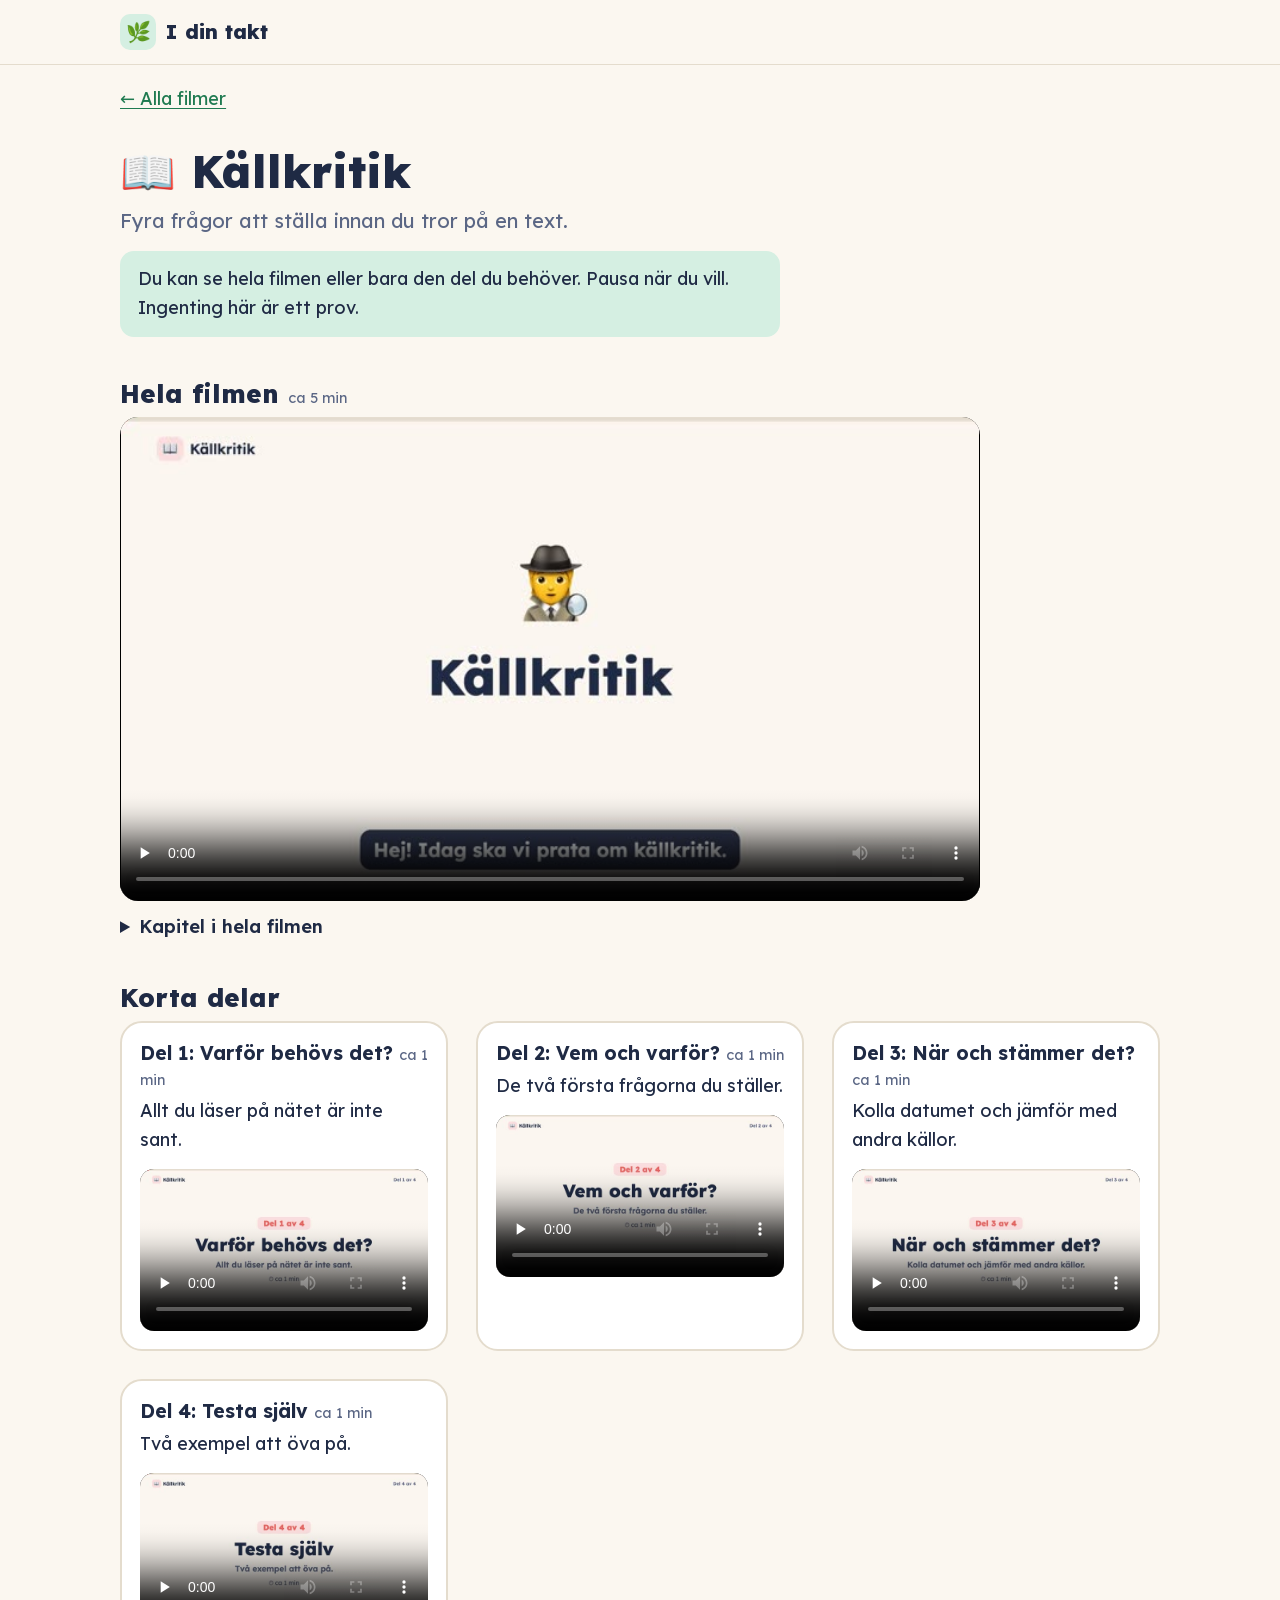
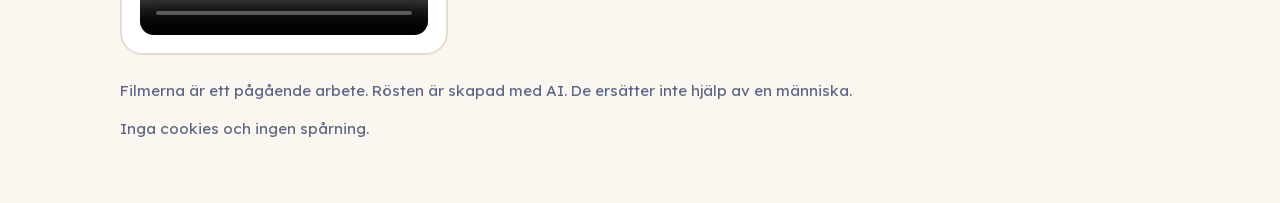
<file: lektion/svenska-kallkritik.html>
<!doctype html>
<html lang="sv">
<head>
<meta charset="utf-8">
<meta name="viewport" content="width=device-width, initial-scale=1">
<meta name="robots" content="noindex, nofollow">
<title>Källkritik – I din takt</title>
<meta name="description" content="Fyra frågor att ställa innan du tror på en text.">
<meta name="theme-color" content="#FBF7F0">
<link rel="icon" href="data:image/svg+xml,%3Csvg xmlns=%27http://www.w3.org/2000/svg%27 viewBox=%270 0 100 100%27%3E%3Crect width=%27100%27 height=%27100%27 rx=%2722%27 fill=%27%23D5EFE2%27/%3E%3Ctext x=%2750%27 y=%2770%27 font-size=%2762%27 text-anchor=%27middle%27%3E%F0%9F%8C%BF%3C/text%3E%3C/svg%3E">
<meta property="og:type" content="website">
<meta property="og:locale" content="sv_SE">
<meta property="og:site_name" content="I din takt">
<meta property="og:title" content="Källkritik – I din takt">
<meta property="og:description" content="Fyra frågor att ställa innan du tror på en text.">
<meta property="og:url" content="https://birgermoell.github.io/i-din-takt/lektion/svenska-kallkritik.html">
<meta property="og:image" content="https://birgermoell.github.io/i-din-takt/assets/og/svenska-kallkritik.png">
<meta property="og:image:width" content="1200">
<meta property="og:image:height" content="630">
<meta property="og:image:alt" content="Källkritik – I din takt – I din takt">
<meta name="twitter:card" content="summary_large_image">
<meta name="twitter:title" content="Källkritik – I din takt">
<meta name="twitter:description" content="Fyra frågor att ställa innan du tror på en text.">
<meta name="twitter:image" content="https://birgermoell.github.io/i-din-takt/assets/og/svenska-kallkritik.png">
<link rel="preload" href="../assets/lexend-latin.woff2" as="font" type="font/woff2" crossorigin>
<link rel="stylesheet" href="../assets/style.css">
</head>
<body>
<a class="skip" href="#main">Hoppa till innehållet</a>
<header class="top"><div class="wrap"><a class="brand" href="../index.html"><span class="logo" aria-hidden="true">🌿</span> I din takt</a></div></header>
<main id="main" class="wrap">
<p class="crumb"><a href="../index.html">← Alla filmer</a></p>
<h1>📖 Källkritik</h1>
<p class="lead">Fyra frågor att ställa innan du tror på en text.</p>
<p class="note">Du kan se hela filmen eller bara den del du behöver. Pausa när du vill. Ingenting här är ett prov.</p>
<section aria-labelledby="hela"><h2 id="hela">Hela filmen <span class="meta">ca 5 min</span></h2>
<video controls preload="none" playsinline poster="../videos/svenska-kallkritik/svenska-kallkritik-hela.jpg" src="../videos/svenska-kallkritik/svenska-kallkritik-hela-16x9.mp4">
<track kind="subtitles" srclang="sv" label="Svenska" src="../videos/svenska-kallkritik/svenska-kallkritik-hela.vtt">
</video><details class="chap"><summary>Kapitel i hela filmen</summary><ul><li>0:00 Introduktion</li><li>0:24 Varför behövs det?</li><li>1:13 Vem och varför?</li><li>2:19 När och stämmer det?</li><li>3:11 Testa själv</li><li>4:08 Sammanfattning</li></ul></details></section>
<section aria-labelledby="delar"><h2 id="delar">Korta delar</h2>
<div class="parts"><article class="part">
<h3>Del 1: Varför behövs det? <span class="meta">ca 1 min</span></h3>
<p>Allt du läser på nätet är inte sant.</p>
<video controls preload="none" playsinline
 data-land="../videos/svenska-kallkritik/svenska-kallkritik-s1-16x9.mp4" data-port="../videos/svenska-kallkritik/svenska-kallkritik-s1-9x16.mp4"
 data-poster-land="../videos/svenska-kallkritik/svenska-kallkritik-s1-16x9.jpg" data-poster-port="../videos/svenska-kallkritik/svenska-kallkritik-s1-9x16.jpg"
 poster="../videos/svenska-kallkritik/svenska-kallkritik-s1-16x9.jpg" src="../videos/svenska-kallkritik/svenska-kallkritik-s1-16x9.mp4">
<track kind="subtitles" srclang="sv" label="Svenska" src="../videos/svenska-kallkritik/svenska-kallkritik-s1.vtt">
</video>
</article><article class="part">
<h3>Del 2: Vem och varför? <span class="meta">ca 1 min</span></h3>
<p>De två första frågorna du ställer.</p>
<video controls preload="none" playsinline
 data-land="../videos/svenska-kallkritik/svenska-kallkritik-s2-16x9.mp4" data-port="../videos/svenska-kallkritik/svenska-kallkritik-s2-9x16.mp4"
 data-poster-land="../videos/svenska-kallkritik/svenska-kallkritik-s2-16x9.jpg" data-poster-port="../videos/svenska-kallkritik/svenska-kallkritik-s2-9x16.jpg"
 poster="../videos/svenska-kallkritik/svenska-kallkritik-s2-16x9.jpg" src="../videos/svenska-kallkritik/svenska-kallkritik-s2-16x9.mp4">
<track kind="subtitles" srclang="sv" label="Svenska" src="../videos/svenska-kallkritik/svenska-kallkritik-s2.vtt">
</video>
</article><article class="part">
<h3>Del 3: När och stämmer det? <span class="meta">ca 1 min</span></h3>
<p>Kolla datumet och jämför med andra källor.</p>
<video controls preload="none" playsinline
 data-land="../videos/svenska-kallkritik/svenska-kallkritik-s3-16x9.mp4" data-port="../videos/svenska-kallkritik/svenska-kallkritik-s3-9x16.mp4"
 data-poster-land="../videos/svenska-kallkritik/svenska-kallkritik-s3-16x9.jpg" data-poster-port="../videos/svenska-kallkritik/svenska-kallkritik-s3-9x16.jpg"
 poster="../videos/svenska-kallkritik/svenska-kallkritik-s3-16x9.jpg" src="../videos/svenska-kallkritik/svenska-kallkritik-s3-16x9.mp4">
<track kind="subtitles" srclang="sv" label="Svenska" src="../videos/svenska-kallkritik/svenska-kallkritik-s3.vtt">
</video>
</article><article class="part">
<h3>Del 4: Testa själv <span class="meta">ca 1 min</span></h3>
<p>Två exempel att öva på.</p>
<video controls preload="none" playsinline
 data-land="../videos/svenska-kallkritik/svenska-kallkritik-s4-16x9.mp4" data-port="../videos/svenska-kallkritik/svenska-kallkritik-s4-9x16.mp4"
 data-poster-land="../videos/svenska-kallkritik/svenska-kallkritik-s4-16x9.jpg" data-poster-port="../videos/svenska-kallkritik/svenska-kallkritik-s4-9x16.jpg"
 poster="../videos/svenska-kallkritik/svenska-kallkritik-s4-16x9.jpg" src="../videos/svenska-kallkritik/svenska-kallkritik-s4-16x9.mp4">
<track kind="subtitles" srclang="sv" label="Svenska" src="../videos/svenska-kallkritik/svenska-kallkritik-s4.vtt">
</video>
</article></div></section>

</main>
<footer class="wrap foot">
<p>Filmerna är ett pågående arbete. Rösten är skapad med AI. De ersätter inte hjälp av en människa.</p>
<p>Inga cookies och ingen spårning.</p>
</footer>
<script>// På smala, stående skärmar visas de korta delarna i stående format.
(function () {
  try {
    var narrow = window.matchMedia("(max-width: 700px) and (orientation: portrait)").matches;
    if (!narrow) return;
    document.querySelectorAll("video[data-port]").forEach(function (v) {
      v.src = v.getAttribute("data-port");
      v.poster = v.getAttribute("data-poster-port");
      v.classList.add("port");
    });
  } catch (e) {}
})();
</script>
</body>
</html>
</file>
<file: assets/style.css>
@font-face{font-family:"Lexend";src:url("lexend-latin.woff2") format("woff2");font-weight:100 900;font-style:normal;font-display:swap}
:root{--bg:#FBF7F0;--ink:#1F2A44;--mute:#5B6785;--card:#fff;--line:#E4DCCD;--green:#2F9E6B;--green-soft:#D5EFE2;--green-dark:#1f7a50;--teal:#1B8FA0}
*{box-sizing:border-box}
html{-webkit-text-size-adjust:100%}
body{margin:0;background:var(--bg);color:var(--ink);font-family:"Lexend",system-ui,-apple-system,"Segoe UI",sans-serif;font-size:1.125rem;line-height:1.6}
.wrap{max-width:1080px;margin:0 auto;padding:0 20px}
.skip{position:absolute;left:-999px;top:0;background:var(--ink);color:#fff;padding:10px 14px;border-radius:0 0 10px 0;z-index:10}
.skip:focus{left:0}
.top{border-bottom:1px solid var(--line);background:var(--bg);position:sticky;top:0;z-index:5}
.brand{display:inline-flex;align-items:center;gap:10px;padding:14px 0;font-weight:800;font-size:1.25rem;color:var(--ink);text-decoration:none}
.logo{display:inline-grid;place-items:center;width:36px;height:36px;border-radius:10px;background:var(--green-soft)}
h1{font-size:clamp(2rem,5vw,2.8rem);line-height:1.15;margin:32px 0 8px;font-weight:800}
h2{font-size:1.6rem;line-height:1.25;margin:40px 0 8px;font-weight:800}
h3{font-size:1.2rem;line-height:1.3;margin:0 0 6px;font-weight:700}
p{margin:0 0 14px}
.lead{font-size:1.25rem;color:var(--mute);max-width:46ch}
.note{background:var(--green-soft);border-radius:14px;padding:14px 18px;max-width:60ch}
.meta{font-weight:400;font-size:.9rem;color:var(--mute)}
a{color:var(--green-dark);text-underline-offset:3px}
a:focus-visible,summary:focus-visible,video:focus-visible{outline:4px solid var(--teal);outline-offset:3px;border-radius:6px}
.crumb{margin:20px 0 0}
.group p{color:var(--mute);margin-bottom:18px}
.grid{display:grid;gap:20px;grid-template-columns:repeat(auto-fill,minmax(280px,1fr))}
.card{display:block;background:var(--card);border:2px solid var(--line);border-radius:22px;overflow:hidden;text-decoration:none;color:inherit;transition:border-color .15s}
.card:hover{border-color:var(--green)}
.card img{display:block;width:100%;height:auto;background:var(--green-soft)}
.card-body{padding:16px 18px 18px}
.card-body p{margin:0 0 6px;color:var(--mute);font-size:1rem}
.card-body .meta{font-size:.9rem}
video{display:block;width:100%;max-width:860px;height:auto;aspect-ratio:16/9;background:#000;border-radius:18px}
video.port{aspect-ratio:9/16;max-width:420px;margin:0 auto}
.parts{display:grid;gap:28px;grid-template-columns:repeat(auto-fill,minmax(320px,1fr))}
.part{background:var(--card);border:2px solid var(--line);border-radius:22px;padding:18px}
.part video{border-radius:14px}
.chap{margin-top:12px;max-width:860px}
.chap summary{cursor:pointer;font-weight:600}
.chap ul{list-style:none;padding:0;margin:10px 0 0;color:var(--mute)}
.help{margin:48px 0 24px;background:var(--card);border:2px solid var(--green-soft);border-radius:22px;padding:8px 22px 14px}
.help h2{margin-top:16px}
.help ul{padding-left:20px;margin:0}
.help li{margin:6px 0}
.foot{color:var(--mute);font-size:.95rem;padding-top:24px;padding-bottom:48px}
@media (prefers-reduced-motion:reduce){*{transition:none!important;scroll-behavior:auto!important}}
@media (max-width:700px){body{font-size:1.0625rem}.wrap{padding:0 16px}.parts{grid-template-columns:1fr}}
</file>
